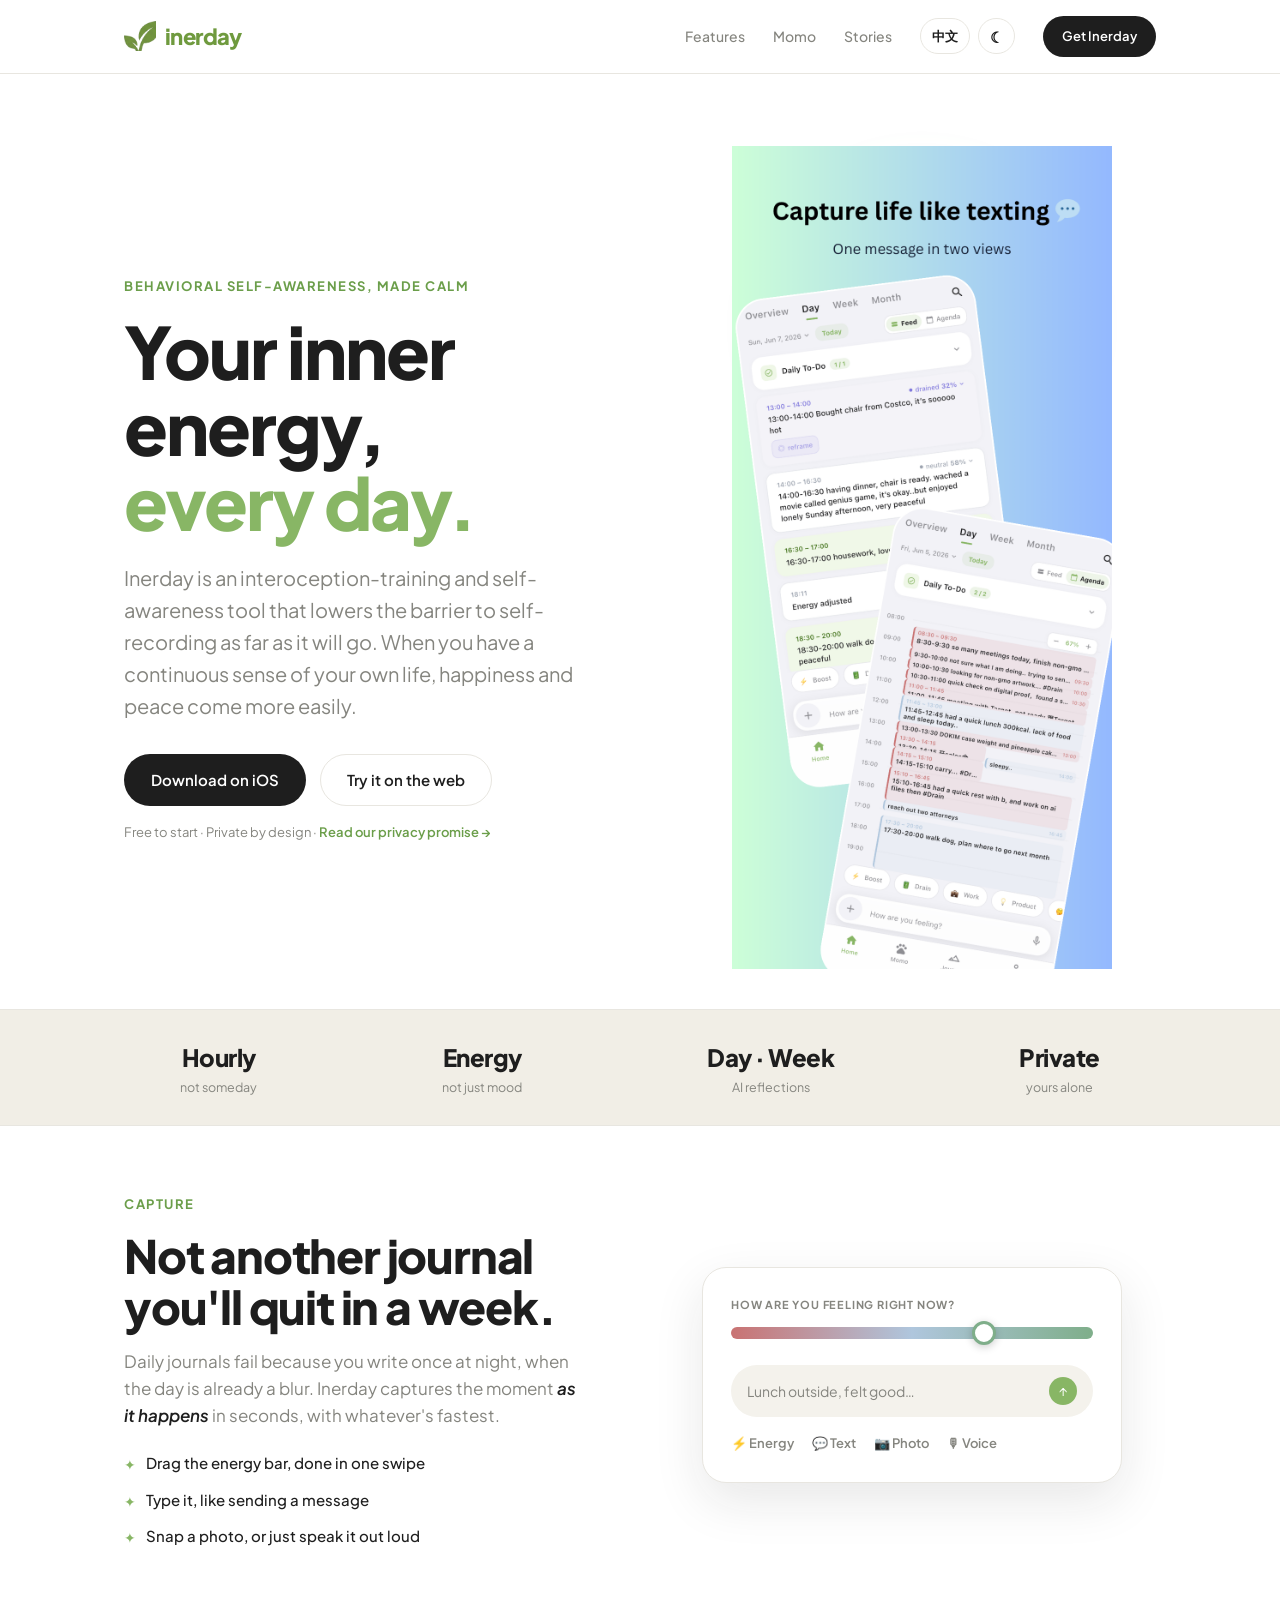
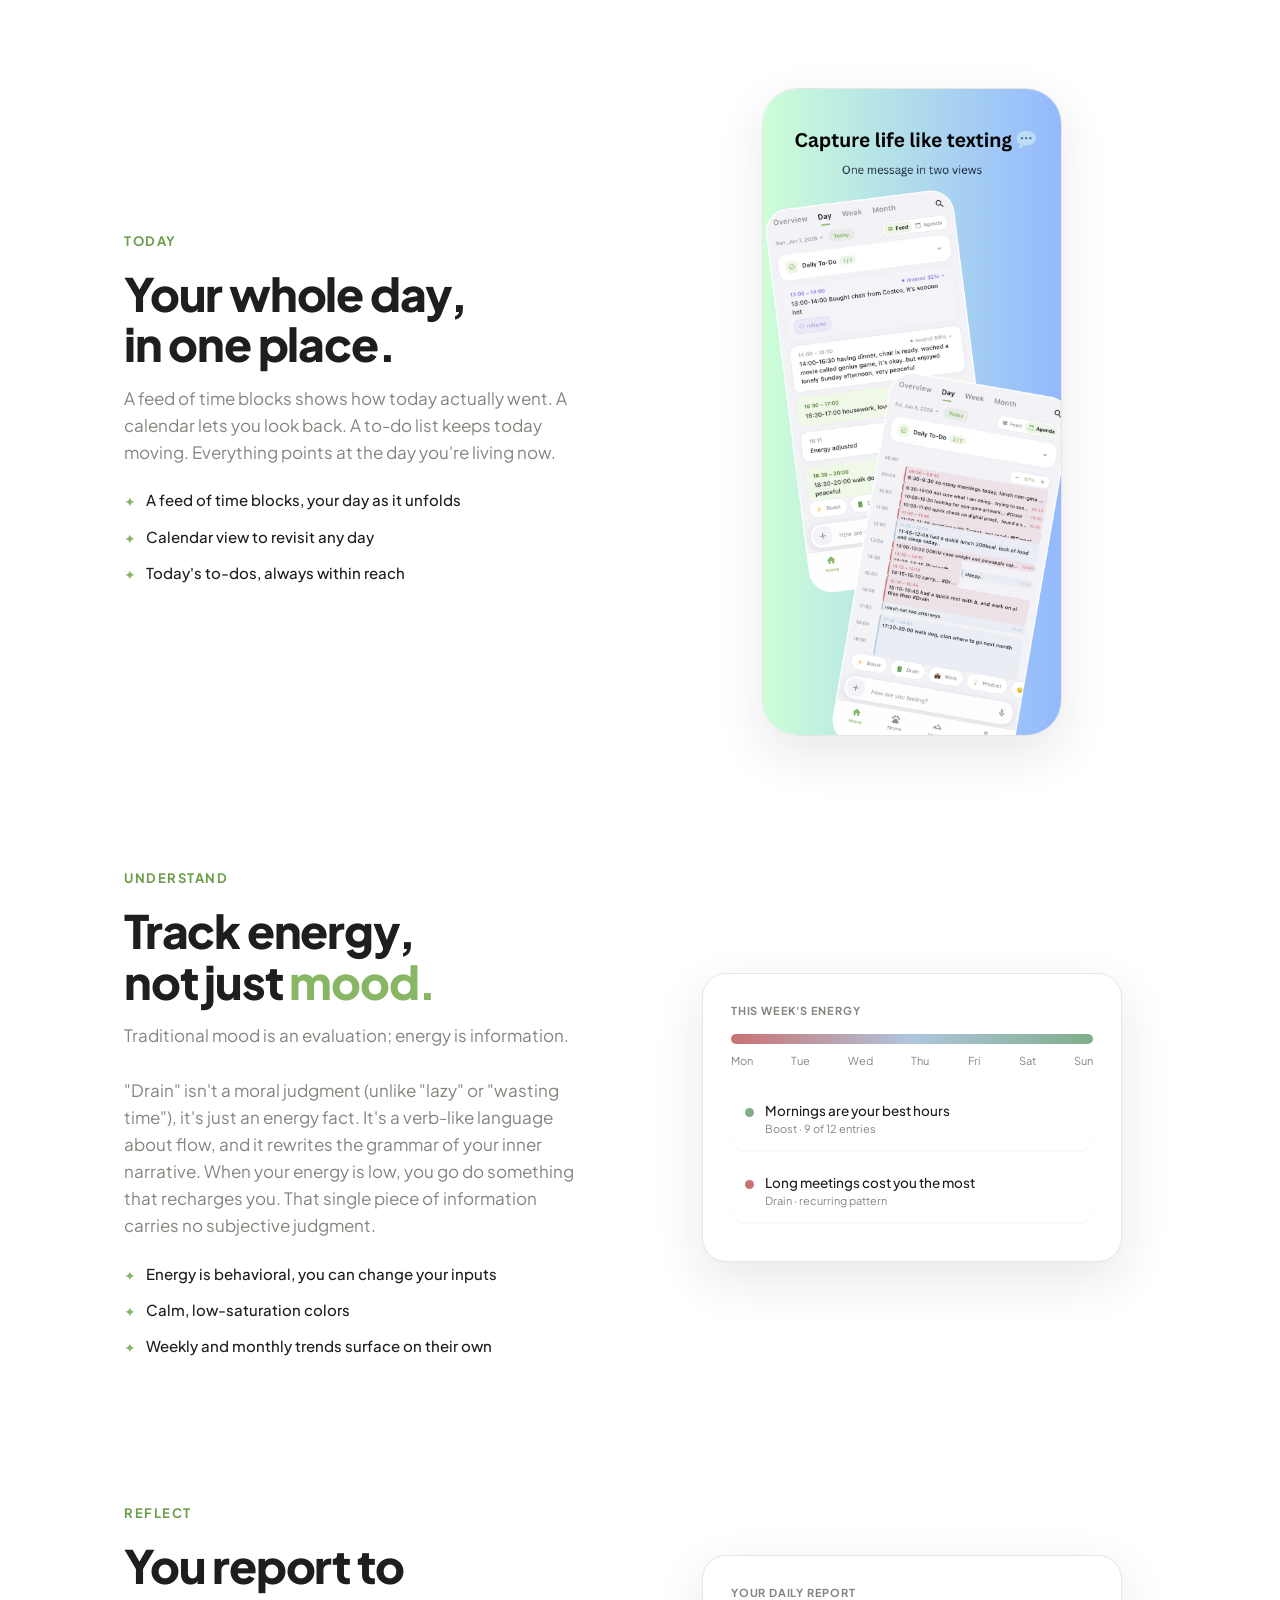
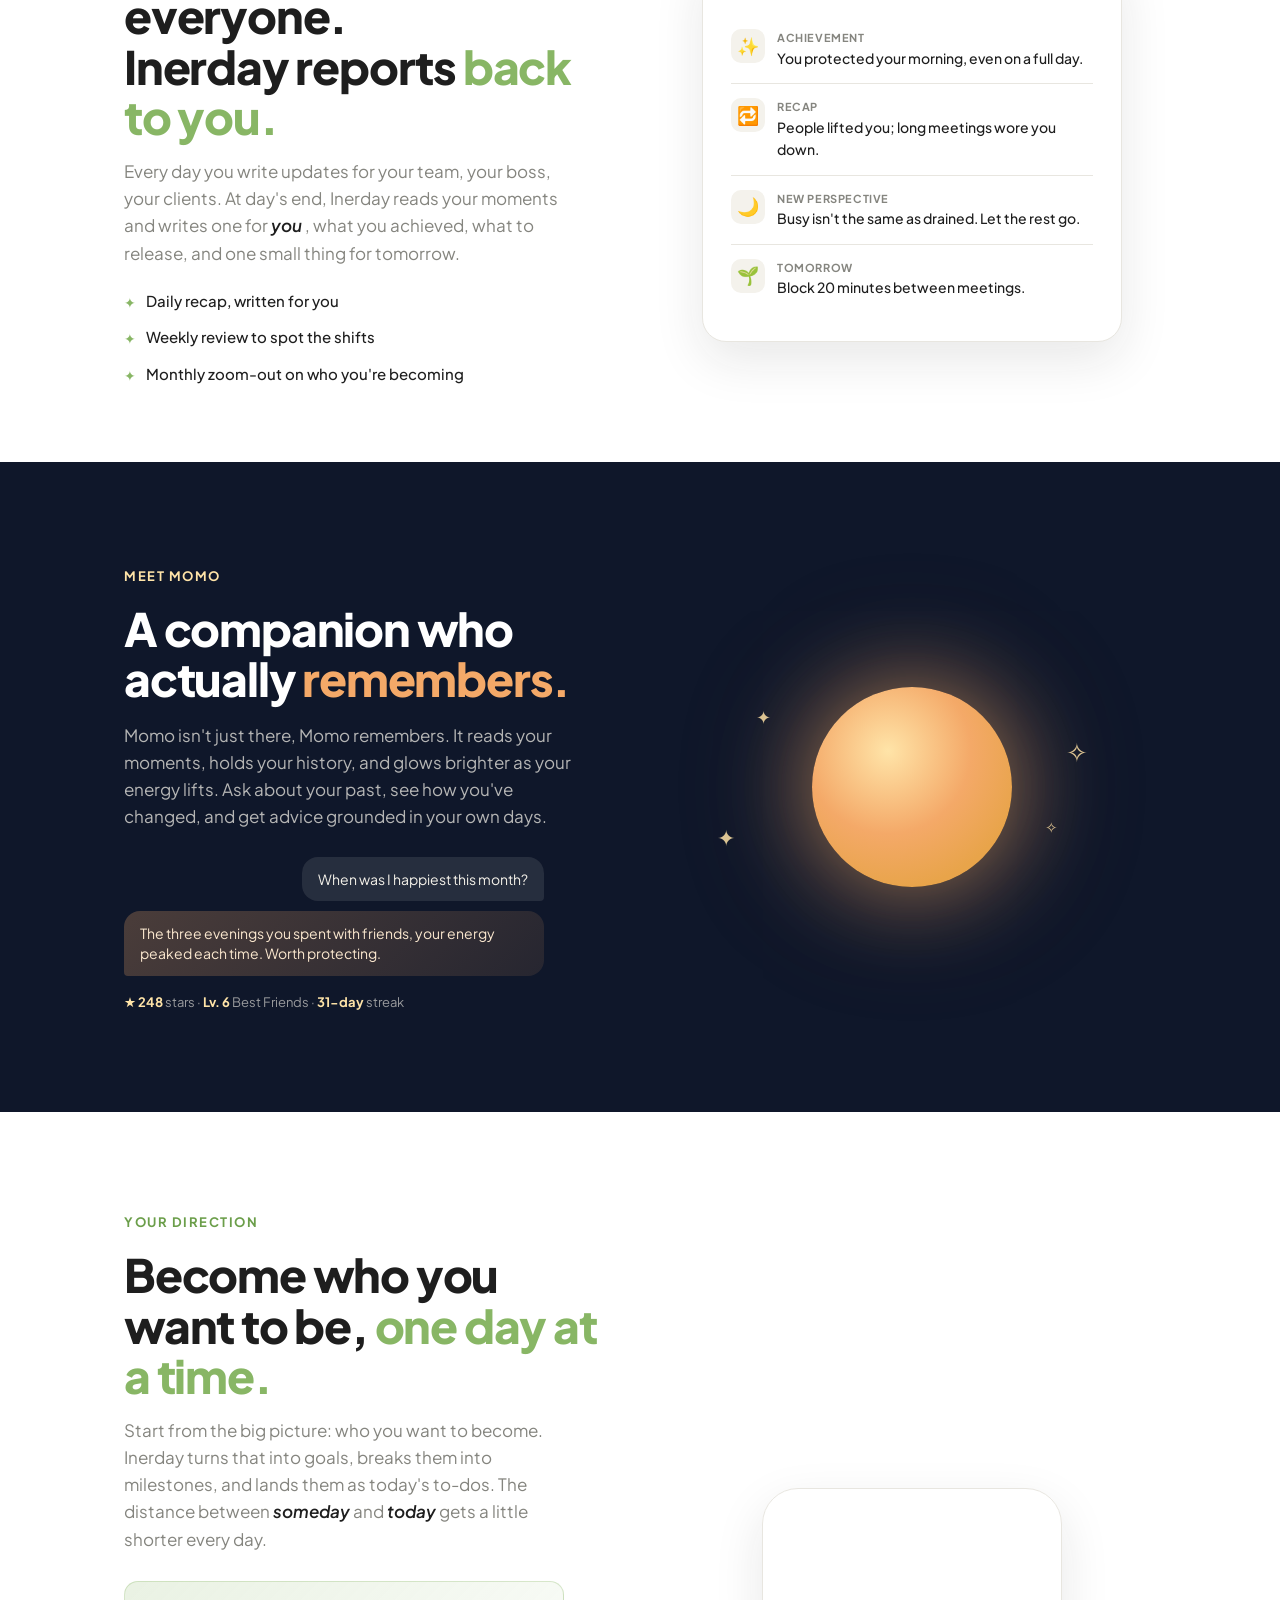
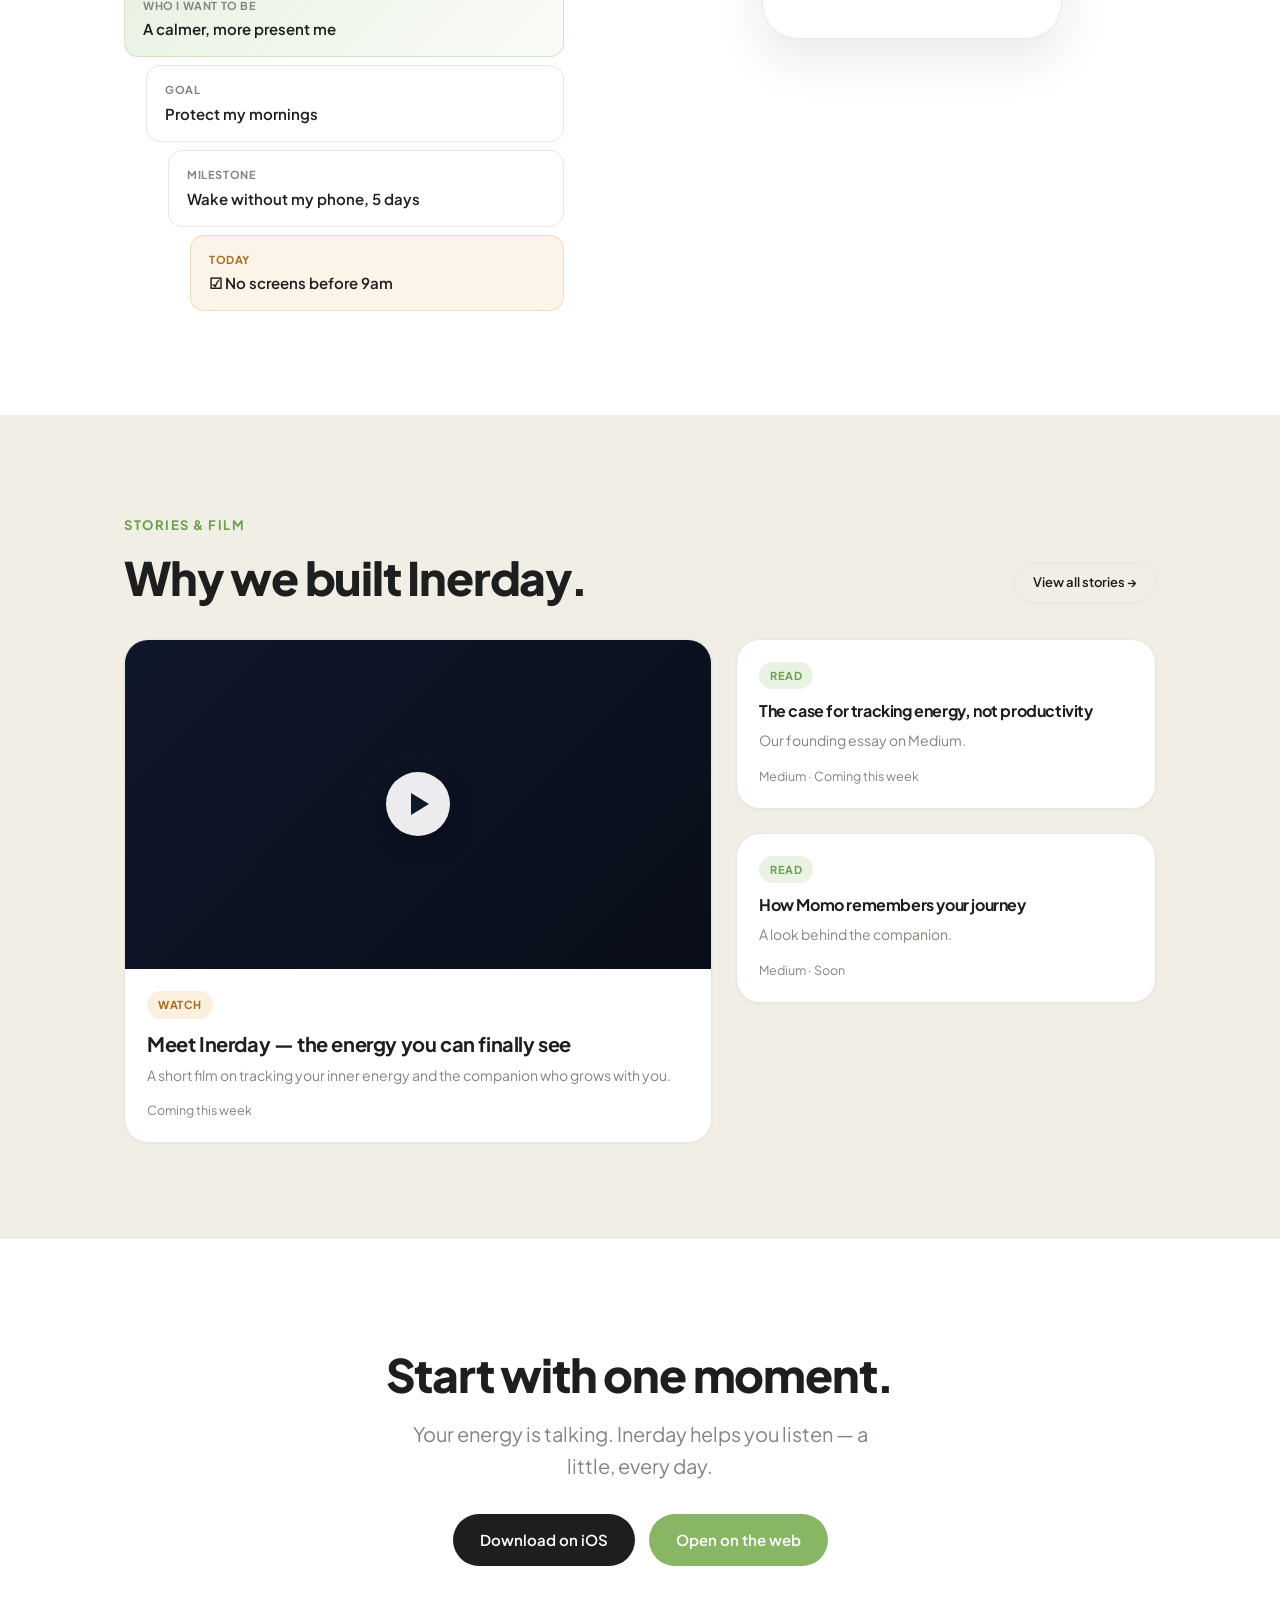
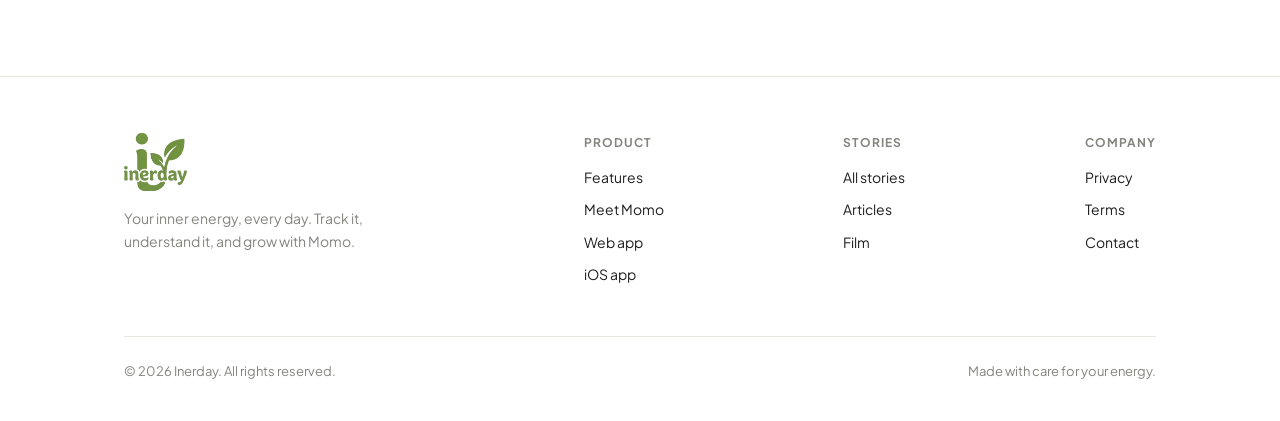
<file: index.html>
<!DOCTYPE html>
<html lang="en" data-theme="light" data-lang="en">
<head>
  <!-- Google tag (gtag.js) -->
  <script async src="https://www.googletagmanager.com/gtag/js?id=G-6G9H1LKFPY"></script>
  <script>
    window.dataLayer = window.dataLayer || [];
    function gtag(){dataLayer.push(arguments);}
    gtag('js', new Date());

    gtag('config', 'G-6G9H1LKFPY');
  </script>
  <meta charset="UTF-8">
  <meta name="viewport" content="width=device-width, initial-scale=1.0">
  <title>Inerday — Your inner energy, every day</title>
  <meta name="description" content="Inerday turns scattered moments into clarity. Capture your day by the hour, track energy not mood, get an AI report written for you, and grow alongside Momo, a companion who remembers.">
  <meta property="og:title" content="Inerday — Your inner energy, every day">
  <meta property="og:description" content="Capture by the hour, track energy, get an AI report written for you, and grow with Momo.">
  <meta property="og:type" content="website">
  <script>
    /* Set theme + language before paint to avoid a flash. */
    (function(){try{
      var t=localStorage.getItem('iner-theme')||'light';
      var l=localStorage.getItem('iner-lang')||'en';
      document.documentElement.setAttribute('data-theme',t);
      document.documentElement.setAttribute('data-lang',l);
    }catch(e){}})();
  </script>
  <link rel="icon" type="image/png" href="/assets/favicon.png">
  <link rel="apple-touch-icon" href="/assets/apple-touch-icon.png">
  <link rel="preconnect" href="https://fonts.googleapis.com">
  <link rel="preconnect" href="https://fonts.gstatic.com" crossorigin>
  <link href="https://fonts.googleapis.com/css2?family=Plus+Jakarta+Sans:wght@400;500;600;700;800&display=swap" rel="stylesheet">
  <link rel="stylesheet" href="/assets/site.css">
  <style>
    /* ---------- Hero ---------- */
    .hero { padding: 72px 0 40px; overflow: hidden; }
    .hero-grid {
      display: grid; grid-template-columns: 1.05fr 0.95fr; gap: 48px; align-items: center;
    }
    .hero-copy h1 { margin-bottom: 22px; }
    .hero-copy .lead { max-width: 480px; margin-bottom: 32px; }
    .hero-cta { display: flex; gap: 14px; flex-wrap: wrap; align-items: center; }
    .hero-note { font-size: 13px; color: var(--ink-soft); margin-top: 16px; }
    .hero-note a { color: var(--green-deep); text-decoration: none; font-weight: 600; }

    /* ---------- Phone mockup (always shows the app in its light look) ---------- */
    .phone-wrap { display: flex; justify-content: center; position: relative; }
    .phone-wrap::before {
      content: ""; position: absolute; width: 360px; height: 360px;
      background: radial-gradient(circle, rgba(136,182,101,0.30), transparent 68%);
      filter: blur(20px); z-index: 0;
    }
    .hero-shot { position: relative; z-index: 1; width: 100%; max-width: 380px; height: auto; }
    .phone {
      position: relative; z-index: 1;
      width: 300px; background: #fff; border-radius: 42px;
      padding: 12px; box-shadow: var(--shadow-lg);
      border: 1px solid var(--border);
    }
    .phone-screen {
      background: #F4F2EC; border-radius: 32px; padding: 22px 18px 26px;
      min-height: 560px;
    }
    .ps-greet { font-size: 13px; color: #85857F; }
    .ps-date { font-size: 20px; font-weight: 800; letter-spacing: -0.5px; margin: 2px 0 18px; color: #1E1E1E; }
    .ps-bar-label { font-size: 11px; font-weight: 700; letter-spacing: .8px; color: var(--ink-soft); text-transform: uppercase; margin-bottom: 8px; }
    .phone-screen .ps-bar-label { color: #85857F; }
    .ps-bar { height: 10px; border-radius: 999px; background: linear-gradient(90deg, var(--drain), var(--neutral), var(--boost)); margin-bottom: 22px; }
    .entry { background: #fff; border-radius: 16px; padding: 13px 14px; margin-bottom: 10px; display: flex; gap: 11px; align-items: flex-start; box-shadow: 0 1px 3px rgba(0,0,0,0.04); }
    .entry .dot { width: 9px; height: 9px; border-radius: 50%; margin-top: 6px; flex: none; }
    .dot.boost { background: var(--boost); }
    .dot.neutral { background: var(--neutral); }
    .dot.drain { background: var(--drain); }
    .entry .e-time { font-size: 11px; color: #85857F; }
    .entry .e-text { font-size: 13.5px; font-weight: 500; line-height: 1.35; color: #1E1E1E; }
    .ps-momo { margin-top: 16px; display: flex; align-items: center; gap: 10px; background: linear-gradient(135deg, #FFF4E2, #FFE9CC); border-radius: 16px; padding: 12px 14px; }
    .ps-momo .face { width: 34px; height: 34px; border-radius: 50%; background: radial-gradient(circle at 35% 30%, var(--momo-glow), var(--momo)); flex:none; box-shadow: 0 0 14px rgba(244,169,104,0.6); }
    .ps-momo .m-text { font-size: 12.5px; font-weight: 600; color: #8a5a1e; }

    /* ---------- Trust strip ---------- */
    .strip { border-top: 1px solid var(--border); border-bottom: 1px solid var(--border); background: var(--cream-deep); }
    .strip-inner { display: flex; justify-content: space-around; flex-wrap: wrap; gap: 24px; padding: 28px 0; text-align: center; }
    .strip-item .num { font-size: 24px; font-weight: 800; letter-spacing: -0.5px; }
    .strip-item .lbl { font-size: 12.5px; color: var(--ink-soft); }

    /* ---------- Feature rows ---------- */
    .frow { display: grid; grid-template-columns: 1fr 1fr; gap: 56px; align-items: center; padding: 64px 0; }
    .frow.flip .fr-visual { order: 2; }
    .fr-copy h2 { margin-bottom: 16px; }
    .fr-copy p { color: var(--ink-soft); font-size: 17px; max-width: 460px; }
    .fr-copy p em { font-style: italic; color: var(--ink); font-weight: 600; }
    .fr-list { list-style: none; margin-top: 22px; }
    .fr-list li { display: flex; gap: 10px; align-items: flex-start; margin-bottom: 12px; font-size: 15px; font-weight: 500; }
    .fr-list li::before { content: "✦"; color: var(--green); font-size: 14px; margin-top: 2px; }

    .fr-visual { display: flex; justify-content: center; }
    .vcard {
      width: 100%; max-width: 420px; border-radius: var(--radius);
      padding: 28px; box-shadow: var(--shadow-lg); border: 1px solid var(--border); background: var(--card);
    }
    .vcard-label { font-size: 11px; font-weight: 700; letter-spacing: .8px; color: var(--ink-soft); text-transform: uppercase; margin-bottom: 14px; }
    .fr-video { width: 100%; max-width: 300px; height: auto; border-radius: 36px; box-shadow: var(--shadow-lg); border: 1px solid var(--border); }

    /* energy tags visual */
    .tags { display: flex; flex-wrap: wrap; gap: 10px; }
    .tag { padding: 9px 15px; border-radius: 999px; font-size: 14px; font-weight: 600; }
    .tag.boost { background: rgba(127,174,138,0.16); color: #3f7556; }
    .tag.neutral { background: rgba(175,198,221,0.20); color: #486583; }
    .tag.drain { background: rgba(201,114,114,0.16); color: #9c4747; }

    /* capture compose visual */
    .compose .bar-track { position: relative; height: 12px; border-radius: 999px; background: linear-gradient(90deg, var(--drain), var(--neutral), var(--boost)); margin: 6px 0 26px; }
    .compose .knob { position: absolute; top: 50%; left: 70%; width: 24px; height: 24px; border-radius: 50%; background: #fff; border: 3px solid var(--boost); transform: translate(-50%,-50%); box-shadow: 0 2px 8px rgba(0,0,0,0.2); }
    .compose .field { display: flex; align-items: center; gap: 10px; background: var(--cream); border-radius: 999px; padding: 12px 16px; font-size: 14px; color: var(--ink-soft); }
    .compose .field .send { margin-left: auto; width: 28px; height: 28px; border-radius: 50%; background: var(--green); color: #fff; display: flex; align-items: center; justify-content: center; font-size: 13px; }
    .compose .ins { display: flex; gap: 18px; margin-top: 16px; color: var(--ink-soft); font-size: 13px; font-weight: 600; }
    .compose .ins span { display: flex; align-items: center; gap: 6px; }

    /* today visual */
    .tc-week { display: flex; justify-content: space-between; margin-bottom: 18px; }
    .tc-day { width: 32px; text-align: center; font-size: 12px; color: var(--ink-soft); padding: 6px 0; }
    .tc-day.on { background: var(--green); color: #fff; border-radius: 9px; font-weight: 700; }
    .tblock { display: flex; gap: 10px; margin-bottom: 9px; }
    .tblock .tb-time { font-size: 11px; color: var(--ink-soft); width: 44px; flex: none; padding-top: 9px; }
    .tblock .tb-body { flex: 1; background: var(--cream); border-radius: 12px; padding: 9px 12px; font-size: 13.5px; font-weight: 500; border-left: 3px solid var(--boost); }
    .tblock.n .tb-body { border-left-color: var(--neutral); }
    .tblock.d .tb-body { border-left-color: var(--drain); }
    .tc-todo { margin-top: 16px; padding-top: 14px; border-top: 1px solid var(--border); }
    .tc-todo .tt-label { font-size: 11px; font-weight: 700; letter-spacing: .6px; text-transform: uppercase; color: var(--ink-soft); margin-bottom: 10px; }
    .tc-row { display: flex; align-items: center; gap: 10px; font-size: 14px; margin-bottom: 8px; }
    .tc-check { width: 20px; height: 20px; border-radius: 6px; border: 2px solid var(--green); display: flex; align-items: center; justify-content: center; color: #fff; font-size: 12px; flex: none; }
    .tc-check.done { background: var(--green); }
    .tc-row.done span { color: var(--ink-soft); text-decoration: line-through; }

    /* report card */
    .rep-row { display: flex; gap: 12px; align-items: flex-start; padding: 14px 0; border-bottom: 1px solid var(--border); }
    .rep-row:last-child { border-bottom: none; }
    .rep-ico { width: 34px; height: 34px; border-radius: 10px; display: flex; align-items: center; justify-content: center; font-size: 18px; flex: none; background: var(--cream); }
    .rep-row .t { font-size: 11px; font-weight: 700; letter-spacing: .6px; text-transform: uppercase; color: var(--ink-soft); }
    .rep-row .d { font-size: 14px; font-weight: 500; }

    /* ---------- Momo dark moment ---------- */
    .momo-night { background: var(--navy); color: var(--ink-white); overflow: hidden; }
    [data-theme="dark"] .momo-night { background: #111A30; }
    .momo-night .container { padding-top: 100px; padding-bottom: 100px; }
    .mn-grid { display: grid; grid-template-columns: 1fr 1fr; gap: 56px; align-items: center; }
    .mn-copy .eyebrow { color: var(--gold); }
    .mn-copy h2 { color: #fff; margin-bottom: 18px; }
    .mn-copy h2 .accent-o { color: var(--momo-glow); }
    .mn-copy p { color: rgba(245,242,234,0.72); font-size: 17px; max-width: 460px; }
    .momo-chat { margin: 26px 0 6px; display: flex; flex-direction: column; gap: 10px; max-width: 420px; }
    .mbubble { padding: 12px 16px; border-radius: 16px; font-size: 14px; line-height: 1.45; }
    .mbubble.you { align-self: flex-end; background: rgba(245,242,234,0.10); color: var(--ink-white); border-bottom-right-radius: 4px; }
    .mbubble.momo { align-self: flex-start; background: linear-gradient(135deg, rgba(244,169,104,0.26), rgba(244,169,104,0.10)); color: #FBE8CF; border-bottom-left-radius: 4px; }
    .mn-statline { font-size: 13px; color: rgba(245,242,234,0.6); margin-top: 16px; }
    .mn-statline b { color: var(--gold); font-weight: 700; }
    .momo-orb-wrap { display: flex; justify-content: center; position: relative; }
    .momo-orb {
      width: 200px; height: 200px; border-radius: 50%;
      background: radial-gradient(circle at 38% 32%, var(--gold), var(--momo-glow) 45%, var(--momo) 75%);
      box-shadow: 0 0 90px rgba(244,169,104,0.55), 0 0 140px rgba(244,169,104,0.25);
      position: relative; z-index: 1;
    }
    .star { position: absolute; color: var(--gold); opacity: .85; }
    .s1 { top: 8%; left: 18%; font-size: 18px; }
    .s2 { top: 22%; right: 14%; font-size: 26px; }
    .s3 { bottom: 16%; left: 10%; font-size: 22px; }
    .s4 { bottom: 24%; right: 20%; font-size: 15px; }

    /* ---------- Goals ladder ---------- */
    .ladder { width: 100%; max-width: 440px; }
    .rung { border-radius: 14px; padding: 15px 18px; margin-bottom: 8px; border: 1px solid var(--border); }
    .rung .rk { font-size: 11px; font-weight: 700; letter-spacing: .6px; text-transform: uppercase; color: var(--ink-soft); margin-bottom: 3px; }
    .rung .rv { font-size: 15px; font-weight: 600; }
    .rung.r1 { background: linear-gradient(135deg, rgba(136,182,101,0.18), rgba(136,182,101,0.05)); border-color: rgba(136,182,101,0.30); }
    .rung.r2 { margin-left: 22px; background: var(--card); }
    .rung.r3 { margin-left: 44px; background: var(--card); }
    .rung.r4 { margin-left: 66px; background: rgba(232,164,74,0.12); border-color: rgba(232,164,74,0.3); }
    .rung.r4 .rk { color: #a86a1e; }

    /* ---------- Stories preview ---------- */
    .stories { background: var(--cream-deep); }
    .stories-head { display: flex; justify-content: space-between; align-items: flex-end; flex-wrap: wrap; gap: 16px; margin-bottom: 36px; }
    .stories-grid { display: grid; grid-template-columns: 1.4fr 1fr; gap: 24px; }
    .scard { background: var(--card); border-radius: var(--radius); overflow: hidden; border: 1px solid var(--border); box-shadow: var(--shadow); text-decoration: none; color: inherit; display: flex; flex-direction: column; transition: transform .2s, box-shadow .2s; }
    .scard:hover { transform: translateY(-4px); box-shadow: var(--shadow-lg); }
    .scard .thumb { aspect-ratio: 16/9; display: flex; align-items: center; justify-content: center; position: relative; }
    .thumb.video { background: linear-gradient(135deg, var(--navy), var(--navy-deep)); }
    .thumb.article { background: linear-gradient(135deg, var(--green-light), var(--green)); }
    .play { width: 64px; height: 64px; border-radius: 50%; background: rgba(255,255,255,0.92); display: flex; align-items: center; justify-content: center; box-shadow: 0 8px 24px rgba(0,0,0,0.25); }
    .play::after { content: ""; border-left: 18px solid var(--navy); border-top: 11px solid transparent; border-bottom: 11px solid transparent; margin-left: 5px; }
    .scard .body { padding: 22px; flex: 1; display: flex; flex-direction: column; }
    .pill { align-self: flex-start; font-size: 11px; font-weight: 700; letter-spacing: .6px; text-transform: uppercase; padding: 5px 11px; border-radius: 999px; margin-bottom: 12px; }
    .pill.video { background: rgba(232,164,74,0.18); color: #a86a1e; }
    .pill.article { background: rgba(136,182,101,0.18); color: var(--green-deep); }
    .scard h3 { font-size: 20px; font-weight: 700; line-height: 1.25; margin-bottom: 8px; letter-spacing: -0.4px; }
    .scard.small h3 { font-size: 16px; }
    .scard p { color: var(--ink-soft); font-size: 14px; }
    .scard .meta { margin-top: auto; padding-top: 14px; font-size: 12.5px; color: var(--ink-soft); }
    .stories-side { display: flex; flex-direction: column; gap: 24px; }

    /* ---------- Final CTA ---------- */
    .cta-final { text-align: center; padding: 110px 0; }
    .cta-final .face-lg { width: 76px; height: 76px; border-radius: 50%; background: radial-gradient(circle at 35% 30%, var(--gold), var(--momo-glow), var(--momo)); margin: 0 auto 26px; box-shadow: 0 0 40px rgba(244,169,104,0.5); }
    .cta-final h2 { margin-bottom: 18px; }
    .cta-final .lead { max-width: 480px; margin: 0 auto 32px; }

    @media (max-width: 860px) {
      .hero-grid, .frow, .frow.flip, .mn-grid, .stories-grid { grid-template-columns: 1fr; gap: 36px; }
      .frow.flip .fr-visual { order: 0; }
      .hero { padding: 40px 0 20px; }
      .fr-visual { order: 2; }
      .momo-orb-wrap { order: -1; }
      .rung.r2 { margin-left: 14px; } .rung.r3 { margin-left: 28px; } .rung.r4 { margin-left: 42px; }
    }
  </style>
</head>
<body>

  <!-- NAV -->
  <header class="nav">
    <div class="nav-inner">
      <a href="/" class="logo" aria-label="Inerday"><img src="/assets/logo-mark.png" alt="" class="logo-mark"><span class="logo-word">inerday</span></a> 
      <nav class="nav-links">
        <a href="#features" class="nav-link" data-en="Features" data-zh="功能">Features</a>
        <a href="#momo" class="nav-link" data-en="Momo" data-zh="Momo">宠物</a>
        <a href="/stories.html" class="nav-link" data-en="Stories" data-zh="故事">Stories</a>
        <span class="nav-ctrls">
          <button id="langToggle" class="icon-btn" type="button" aria-label="Switch language"><span data-lang-label>中文</span></button>
          <button id="themeToggle" class="icon-btn" type="button" aria-label="Toggle light/dark"><span data-theme-icon>☾</span></button>
        </span>
        <a href="#download" class="btn btn-primary btn-sm" data-en="Get Inerday" data-zh="获取 Inerday">Get Inerday</a>
      </nav>
    </div>
  </header>

  <!-- HERO -->
  <section class="hero">
    <div class="container hero-grid">
      <div class="hero-copy">
        <span class="eyebrow" data-en="Behavioral self-awareness, made calm" data-zh="建立对自己能量状态的清晰感知">Behavioral self-awareness, made calm</span>
        <h1 data-en="Your inner energy,<br><span class=&quot;accent&quot;>every day.</span>" data-zh="专注内在能量，<br><span class=&quot;accent&quot;>每一天都更了解自己。</span>">Your inner energy,<br><span class="accent">every day.</span></h1>
        <p class="lead" data-en="Inerday is an interoception-training and self-awareness tool that lowers the barrier to self-recording as far as it will go. When you have a continuous sense of your own life, happiness and peace come more easily." data-zh="Inerday 是一个内感受训练和自我觉察的工具，旨在把自我记录的门槛降到最低。当你对生活有连续的感知时，你会更容易感到平静和幸福。">Inerday is an interoception-training and self-awareness tool that lowers the barrier to self-recording as far as it will go. When you have a continuous sense of your own life, happiness and peace come more easily.</p>
        <div class="hero-cta">
          <a href="https://apps.apple.com/us/app/inerday/id6762293197" class="btn btn-primary" data-en="Download on iOS" data-zh="下载 iOS 版">Download on iOS</a>
          <a href="https://app.inerday.com" class="btn btn-ghost" data-en="Try it on the web" data-zh="网页版试用">Try it on the web</a>
        </div>
        <p class="hero-note" data-en="Free to start · Private by design · <a href=&quot;/privacy.html&quot;>Read our privacy promise →</a>" data-zh="免费开始 · 隐私优先 · <a href=&quot;/privacy.html&quot;>阅读我们的隐私承诺 →</a>">Free to start · Private by design · <a href="/privacy.html">Read our privacy promise →</a></p>
      </div>

      <div class="phone-wrap">
        <img src="/assets/hero-capture.png" class="hero-shot" alt="Inerday — capture life like texting, one message in two views" width="905" height="1934">
      </div>
    </div>
  </section>

  <!-- TRUST STRIP -->
  <div class="strip">
    <div class="container strip-inner">
      <div class="strip-item"><div class="num" data-en="Hourly" data-zh="每小时">Hourly</div><div class="lbl" data-en="not someday" data-zh="而不是改天">not someday</div></div>
      <div class="strip-item"><div class="num" data-en="Energy" data-zh="能量">Energy</div><div class="lbl" data-en="not just mood" data-zh="不只是心情">not just mood</div></div>
      <div class="strip-item"><div class="num" data-en="Day · Week" data-zh="日 · 周">Day · Week</div><div class="lbl" data-en="AI reflections" data-zh="AI 复盘">AI reflections</div></div>
      <div class="strip-item"><div class="num" data-en="Private" data-zh="私密">Private</div><div class="lbl" data-en="yours alone" data-zh="只属于你">yours alone</div></div>
    </div>
  </div>

  <!-- FEATURES -->
  <div id="features"></div>
  <section class="container">

    <!-- Feature 1: Capture (hourly, not someday) -->
    <div class="frow">
      <div class="fr-copy">
        <span class="eyebrow" data-en="Capture" data-zh="记录">Capture</span>
        <h2 data-en="Not another journal<br>you'll quit in a week." data-zh="不是又一个<br>你一周后就弃坑的日记。">Not another journal<br>you'll quit in a week.</h2>
        <p data-en="Daily journals fail because you write once at night, when the day is already a blur. Inerday captures the moment <em>as it happens</em> in seconds, with whatever's fastest." data-zh="普通日记之所以坚持不下来，是因为你只在睡前写一次，而那时一天早已模糊。Inerday 在<em>当下</em>用几秒钟记录，用最快的方式捕捉。">Daily journals fail because you write once at night, when the day is already a blur. Inerday captures the moment <em>as it happens</em> in seconds, with whatever's fastest.</p>
        <ul class="fr-list">
          <li data-en="Drag the energy bar, done in one swipe" data-zh="拖一下能量，一划即可">Drag the energy bar — done in one swipe</li>
          <li data-en="Type it, like sending a message" data-zh="就像发条消息般记录">Type it, like sending a message</li>
          <li data-en="Snap a photo, or just speak it out loud" data-zh="拍张照，或直接语音输入">Snap a photo, or just say it</li>
        </ul>
      </div>
      <div class="fr-visual">
        <div class="vcard compose">
          <div class="vcard-label" data-en="How are you feeling right now?" data-zh="你现在感觉如何？">How are you feeling right now?</div>
          <div class="bar-track"><span class="knob"></span></div>
          <div class="field">
            <span data-en="Lunch outside, felt good…" data-zh="出去吃了午饭，感觉不错…">Lunch outside, felt good…</span>
            <span class="send">↑</span>
          </div>
          <div class="ins">
            <span data-en="⚡ Energy" data-zh="⚡ 能量">⚡ Energy</span>
            <span data-en="💬 Text" data-zh="💬 文字">💬 Text</span>
            <span data-en="📷 Photo" data-zh="📷 照片">📷 Photo</span>
            <span data-en="🎙 Voice" data-zh="🎙 语音">🎙 Voice</span>
          </div>
        </div>
      </div>
    </div>

    <!-- Feature 2: Today / Day view -->
    <div class="frow flip">
      <div class="fr-copy">
        <span class="eyebrow" data-en="Today" data-zh="今天">Today</span>
        <h2 data-en="Your whole day,<br>in one place." data-zh="你的一整天，<br>都在这里。">Your whole day,<br>in one place.</h2>
        <p data-en="A feed of time blocks shows how today actually went. A calendar lets you look back. A to-do list keeps today moving. Everything points at the day you're living now." data-zh="时间块组成的 feed 还原今天真实的样子，日历让你回看任意一天，待办清单推动今天向前。一切都聚焦在你唯一拥有的今天。">A feed of time blocks shows how today actually went. A calendar lets you look back. A to-do list keeps today moving. Everything points at the day you're living now.</p>
        <ul class="fr-list">
          <li data-en="A feed of time blocks, your day as it unfolds" data-zh="时间块, 你的一天如其所是">A feed of time blocks, your day as it unfolds</li>
          <li data-en="Calendar view to revisit any day" data-zh="日历视图回看任意一天">Calendar view to revisit any day</li>
          <li data-en="Today's to-dos, always within reach" data-zh="今天的待办随手可及">Today's to-dos, always within reach</li>
        </ul>
      </div>

      <div class="fr-visual">
        <video class="fr-video" autoplay loop muted playsinline poster="/assets/hero-capture.png" aria-label="Your whole day, in one place">
          <source src="/assets/hero-capture.mp4" type="video/mp4">
        </video>
      </div>
    </div>

    <!-- Feature 3: Understand (energy, not mood) -->
    <div class="frow">
      <div class="fr-copy">
        <span class="eyebrow" data-en="Understand" data-zh="理解">Understand</span>
        <h2 data-en="Track energy,<br>not just <span class=&quot;accent&quot;>mood.</span>" data-zh="追踪能量，<br>而不只是<span class=&quot;accent&quot;>心情。</span>">Track energy,<br>not just <span class="accent">mood.</span></h2>
        <p data-en="Traditional mood is an evaluation; energy is information.<br><br>&quot;Drain&quot; isn't a moral judgment (unlike &quot;lazy&quot; or &quot;wasting time&quot;), it's just an energy fact. It's a verb-like language about flow, and it rewrites the grammar of your inner narrative. When your energy is low, you go do something that recharges you. That single piece of information carries no subjective judgment." data-zh="传统的情绪记录是一种评价，而能量是一种信息。<br><br>低能量只是一个能量事实。它是动词性的、关于流向的语言，它在潜移默化地重塑你内在叙事的语法。当你能量低的时候，就去做充电的事情。这是一个信息，没有任何主观的评判。">Traditional mood is an evaluation; energy is information.<br><br>"Drain" isn't a moral judgment (unlike "lazy" or "wasting time"), it's just an energy fact. It's a verb-like language about flow, and it rewrites the grammar of your inner narrative. When your energy is low, you go do something that recharges you. That single piece of information carries no subjective judgment.</p>
        <ul class="fr-list">
          <li data-en="Energy is behavioral, you can change your inputs" data-zh="能量是行为性的, 你能改变自己的输入">Energy is behavioral, you can change your inputs</li>
          <li data-en="Calm, low-saturation colors" data-zh="克制低饱和的配色">Calm, low-saturation colors, never a grade</li>
          <li data-en="Weekly and monthly trends surface on their own" data-zh="每周每月趋势随之浮现">Weekly and monthly trends surface on their own</li>
        </ul>
      </div>
      <div class="fr-visual">
        <div class="vcard">
          <div class="vcard-label" data-en="This week's energy" data-zh="本周能量">This week's energy</div>
          <div class="ps-bar" style="margin-bottom:8px;"></div>
          <div style="display:flex;justify-content:space-between;font-size:11px;color:var(--ink-soft);margin-bottom:20px;">
            <span data-en="Mon" data-zh="一">Mon</span><span data-en="Tue" data-zh="二">Tue</span><span data-en="Wed" data-zh="三">Wed</span><span data-en="Thu" data-zh="四">Thu</span><span data-en="Fri" data-zh="五">Fri</span><span data-en="Sat" data-zh="六">Sat</span><span data-en="Sun" data-zh="日">Sun</span>
          </div>
          <div class="entry"><span class="dot boost"></span><div><div class="e-text" data-en="Mornings are your best hours" data-zh="早晨是你状态最好的时候">Mornings are your best hours</div><div class="e-time" data-en="Boost · 9 of 12 entries" data-zh="充电 · 12 条中 9 条">Boost · 9 of 12 entries</div></div></div>
          <div class="entry"><span class="dot drain"></span><div><div class="e-text" data-en="Long meetings cost you the most" data-zh="冗长的会议最消耗你">Long meetings cost you the most</div><div class="e-time" data-en="Drain · recurring pattern" data-zh="消耗 · 反复出现">Drain · recurring pattern</div></div></div>
        </div>
      </div>
    </div>

    <!-- Feature 4: Reflect (report back to you) -->
    <div class="frow flip">

      <div class="fr-copy">
        <span class="eyebrow" data-en="Reflect" data-zh="反思">Reflect</span>
        <h2 data-en="You report to everyone.<br>Inerday reports <span class=&quot;accent&quot;>back to you.</span>" data-zh="你向所有人汇报。<br>Inerday 终于<span class=&quot;accent&quot;>向你汇报。</span>">You report to everyone.<br>Inerday reports <span class="accent">back to you.</span></h2>
        <p data-en="Every day you write updates for your team, your boss, your clients. At day's end, Inerday reads your moments and writes one for <em>you</em> , what you achieved, what to release, and one small thing for tomorrow." data-zh="你每天为团队、老板、客户写汇报。一天结束时，Inerday 为<em>你</em>写一份独属于你的报告，今天完成了什么、该放下什么，以及明天可以完成的一件小事。">Every day you write updates for your team, your boss, your clients. At day's end, Inerday reads your moments and writes one for <em>you</em> , what you achieved, what to release, and one small thing for tomorrow.</p>
        <ul class="fr-list">
          <li data-en="Daily recap, written for you" data-zh="每日复盘，为你而写">Daily recap, written for you</li>
          <li data-en="Weekly review to spot the shifts" data-zh="每周回顾，看清变化">Weekly review to spot the shifts</li>
          <li data-en="Monthly zoom-out on who you're becoming" data-zh="每月趋势，看清你正在成为谁">Monthly zoom-out on who you're becoming</li>
        </ul>
      </div>

      <div class="fr-visual">
        <div class="vcard">
          <div class="vcard-label" data-en="Your Daily Report" data-zh="你的每日报告">Your Daily Report</div>
          <div class="rep-row"><div class="rep-ico">✨</div><div><div class="t" data-en="Achievement" data-zh="成就">Achievement</div><div class="d" data-en="You protected your morning, even on a full day." data-zh="即使忙碌，你也守住了自己的早晨。">You protected your morning, even on a full day.</div></div></div>
          <div class="rep-row"><div class="rep-ico">🔁</div><div><div class="t" data-en="Recap" data-zh="复盘">Recap</div><div class="d" data-en="People lifted you; long meetings wore you down." data-zh="人让你充电；冗长的会议消耗了你。">People lifted you; long meetings wore you down.</div></div></div>
          <div class="rep-row"><div class="rep-ico">🌙</div><div><div class="t" data-en="New perspective" data-zh="新视角">New perspective</div><div class="d" data-en="Busy isn't the same as drained. Let the rest go." data-zh="忙碌不等于被掏空。其余的，放下吧。">Busy isn't the same as drained. Let the rest go.</div></div></div>
          <div class="rep-row"><div class="rep-ico">🌱</div><div><div class="t" data-en="Tomorrow" data-zh="明天">Tomorrow</div><div class="d" data-en="Block 20 minutes between meetings." data-zh="在会议之间留出 20 分钟。">Block 20 minutes between meetings.</div></div></div>
        </div>
      </div>

    </div>

  </section>

  <!-- MOMO NIGHT MOMENT -->
  <section class="momo-night" id="momo">
    <div class="container">
      <div class="mn-grid">
        <div class="mn-copy">
          <span class="eyebrow" data-en="Meet Momo" data-zh="认识 Momo">Meet Momo</span>
          <h2 data-en="A companion who<br>actually <span class=&quot;accent-o&quot;>remembers.</span>" data-zh="一个真正<span class=&quot;accent-o&quot;>记得你</span>的伙伴。">A companion who<br>actually <span class="accent-o">remembers.</span></h2>
          <p data-en="Momo isn't just there, Momo remembers. It reads your moments, holds your history, and glows brighter as your energy lifts. Ask about your past, see how you've changed, and get advice grounded in your own days." data-zh="Momo不只陪着你，Momo记得所有。它读懂你的记录，记住你的过往，并随你的能量上升而更明亮。问问你的过去，看看你如何改变，得到基于你自己记录的建议。">Momo isn't just there, Momo remembers. It reads your moments, holds your history, and glows brighter as your energy lifts. Ask about your past, see how you've changed, and get advice grounded in your own days.</p>
          <div class="momo-chat">
            <div class="mbubble you" data-en="When was I happiest this month?" data-zh="我这个月哪几天最开心？">When was I happiest this month?</div>
            <div class="mbubble momo" data-en="The three evenings you spent with friends, your energy peaked each time. Worth protecting." data-zh="你和朋友相处的那三个晚上, 每次你的能量都达到了高峰。值得守护。">The three evenings you spent with friends — your energy peaked each time. Worth protecting.</div>
          </div>
          <div class="mn-statline" data-en="<b>★ 248</b> stars · <b>Lv. 6</b> Best Friends · <b>31-day</b> streak" data-zh="<b>★ 248</b> 星星 · <b>Lv. 6</b> 最好的朋友 · <b>31 天</b>连续">★ 248 stars · Lv. 6 Best Friends · 31-day streak</div>
        </div>
        <div class="momo-orb-wrap">
          <span class="star s1">✦</span>
          <span class="star s2">✧</span>
          <span class="star s3">✦</span>
          <span class="star s4">✧</span>
          <div class="momo-orb"></div>
        </div>
      </div>
    </div>
  </section>

  <!-- GOALS: become who you want to be -->
  <section class="section-pad">
    <div class="container">
      <div class="frow" style="padding:0;">
        <div class="fr-copy">
          <span class="eyebrow" data-en="Your direction" data-zh="你的方向">Your direction</span>
          <h2 data-en="Become who you want to be, <span class=&quot;accent&quot;>one day at a time.</span>" data-zh="成为你想成为的样子，<span class=&quot;accent&quot;>每天一小步。</span>">Become who you want to be, <span class="accent">one day at a time.</span></h2>
          <p data-en="Start from the big picture: who you want to become. Inerday turns that into goals, breaks them into milestones, and lands them as today's to-dos. The distance between <em>someday</em> and <em>today</em> gets a little shorter every day." data-zh="从大方向开始：你想成为谁。Inerday 把它变成目标，拆成里程碑，再落成今天的待办。「<em>某一天</em>」和「<em>今天</em>」之间的距离，每天都近一点。">Start from the big picture: who you want to become. Inerday turns that into goals, breaks them into milestones, and lands them as today's to-dos. The distance between <em>someday</em> and <em>today</em> gets a little shorter every day.</p>
          <div class="ladder" style="margin-top:28px;">
            <div class="rung r1"><div class="rk" data-en="Who I want to be" data-zh="我想成为的样子">Who I want to be</div><div class="rv" data-en="A calmer, more present me" data-zh="更平静、更专注当下的我">A calmer, more present me</div></div>
            <div class="rung r2"><div class="rk" data-en="Goal" data-zh="目标">Goal</div><div class="rv" data-en="Protect my mornings" data-zh="守住我的早晨">Protect my mornings</div></div>
            <div class="rung r3"><div class="rk" data-en="Milestone" data-zh="里程碑">Milestone</div><div class="rv" data-en="Wake without my phone, 5 days" data-zh="连续 5 天不碰手机起床">Wake without my phone, 5 days</div></div>
            <div class="rung r4"><div class="rk" data-en="Today" data-zh="今天">Today</div><div class="rv" data-en="☑ No screens before 9am" data-zh="☑ 早上 9 点前不看屏幕">☑ No screens before 9am</div></div>
          </div>
        </div>
        <div class="fr-visual">
          <video class="fr-video" autoplay loop muted playsinline aria-label="Become who you want to be, one day at a time">
            <source src="/assets/your-direction.mp4" type="video/mp4">
          </video>
        </div>
      </div>
    </div>
  </section>

  <!-- STORIES PREVIEW -->
  <section class="stories section-pad">
    <div class="container">
      <div class="stories-head">
        <div>
          <span class="eyebrow" data-en="Stories &amp; film" data-zh="故事与影片">Stories &amp; film</span>
          <h2 data-en="Why we built Inerday." data-zh="我们为什么做 Inerday。">Why we built Inerday.</h2>
        </div>
        <a href="/stories.html" class="btn btn-ghost btn-sm" data-en="View all stories →" data-zh="查看全部故事 →">View all stories →</a>
      </div>

      <div class="stories-grid">
        <!-- Featured video -->
        <a href="/stories.html" class="scard">
          <div class="thumb video"><div class="play"></div></div>
          <div class="body">
            <span class="pill video" data-en="Watch" data-zh="观看">Watch</span>
            <h3 data-en="Meet Inerday — the energy you can finally see" data-zh="认识 Inerday，你终于能看见的能量">Meet Inerday — the energy you can finally see</h3>
            <p data-en="A short film on tracking your inner energy and the companion who grows with you." data-zh="一部关于记录内在能量、以及那个与你共同成长的伙伴的短片。">A short film on tracking your inner energy and the companion who grows with you.</p>
            <div class="meta" data-en="Coming this week" data-zh="本周上线">Coming this week</div>
          </div>
        </a>

        <!-- Side articles -->
        <div class="stories-side">
          <a href="/stories.html" class="scard small">
            <div class="body">
              <span class="pill article" data-en="Read" data-zh="阅读">Read</span>
              <h3 data-en="The case for tracking energy, not productivity" data-zh="为什么该记录能量，而不是效率">The case for tracking energy, not productivity</h3>
              <p data-en="Our founding essay on Medium." data-zh="我们发表在 Medium 的创始随笔。">Our founding essay on Medium.</p>
              <div class="meta" data-en="Medium · Coming this week" data-zh="Medium · 本周上线">Medium · Coming this week</div>
            </div>
          </a>
          <a href="/stories.html" class="scard small">
            <div class="body">
              <span class="pill article" data-en="Read" data-zh="阅读">Read</span>
              <h3 data-en="How Momo remembers your journey" data-zh="Momo 如何记得你的旅程">How Momo remembers your journey</h3>
              <p data-en="A look behind the companion." data-zh="走进这个伙伴的背后。">A look behind the companion.</p>
              <div class="meta" data-en="Medium · Soon" data-zh="Medium · 即将">Medium · Soon</div>
            </div>
          </a>
        </div>
      </div>
    </div>
  </section>

  <!-- FINAL CTA -->
  <section class="cta-final" id="download">
    <div class="container">
      <h2 data-en="Start with one moment." data-zh="从一个瞬间开始。">Start with one moment.</h2>
      <p class="lead" data-en="Your energy is talking. Inerday helps you listen — a little, every day." data-zh="你的能量在说话。Inerday 帮你倾听——每天，一点点。">Your energy is talking. Inerday helps you listen — a little, every day.</p>
      <div class="hero-cta" style="justify-content:center;">
        <a href="https://apps.apple.com/us/app/inerday/id6762293197" class="btn btn-primary" data-en="Download on iOS" data-zh="下载 iOS 版">Download on iOS</a>
        <a href="https://app.inerday.com" class="btn btn-green" data-en="Open on the web" data-zh="打开网页版">Open on the web</a>
      </div>
    </div>
  </section>

  <!-- FOOTER -->
  <footer class="footer">
    <div class="container">
      <div class="footer-grid">
        <div>
          <a href="/" class="logo" aria-label="Inerday"><img src="/assets/logo.png" alt="Inerday" class="logo-img"></a>
          <p class="footer-tag" data-en="Your inner energy, every day. Track it, understand it, and grow with Momo." data-zh="你的内在能量，每一天。记录它、理解它，并与 Momo 一起成长。">Your inner energy, every day. Track it, understand it, and grow with Momo.</p>
        </div>
        <div class="footer-col">
          <h4 data-en="Product" data-zh="产品">Product</h4>
          <a href="#features" data-en="Features" data-zh="功能">Features</a>
          <a href="#momo" data-en="Meet Momo" data-zh="认识 Momo">Meet Momo</a>
          <a href="https://app.inerday.com" data-en="Web app" data-zh="网页版">Web app</a>
          <a href="https://apps.apple.com/us/app/inerday/id6762293197" data-en="iOS app" data-zh="iOS 版">iOS app</a>
        </div>
        <div class="footer-col">
          <h4 data-en="Stories" data-zh="故事">Stories</h4>
          <a href="/stories.html" data-en="All stories" data-zh="全部故事">All stories</a>
          <a href="/stories.html" data-en="Articles" data-zh="文章">Articles</a>
          <a href="/stories.html" data-en="Film" data-zh="影片">Film</a>
        </div>
        <div class="footer-col">
          <h4 data-en="Company" data-zh="公司">Company</h4>
          <a href="/privacy.html" data-en="Privacy" data-zh="隐私">Privacy</a>
          <a href="/terms.html" data-en="Terms" data-zh="条款">Terms</a>
          <a href="mailto:hello@inerday.com" data-en="Contact" data-zh="联系我们">Contact</a>
        </div>
      </div>
      <div class="footer-bottom">
        <span data-en="&copy; 2026 Inerday. All rights reserved." data-zh="© 2026 Inerday. 保留所有权利。">&copy; 2026 Inerday. All rights reserved.</span>
        <span data-en="Made with care for your energy." data-zh="为你的能量用心打造。">Made with care for your energy.</span>
      </div>
    </div>
  </footer>

  <script src="/assets/site.js"></script>
</body>
</html>
</file>
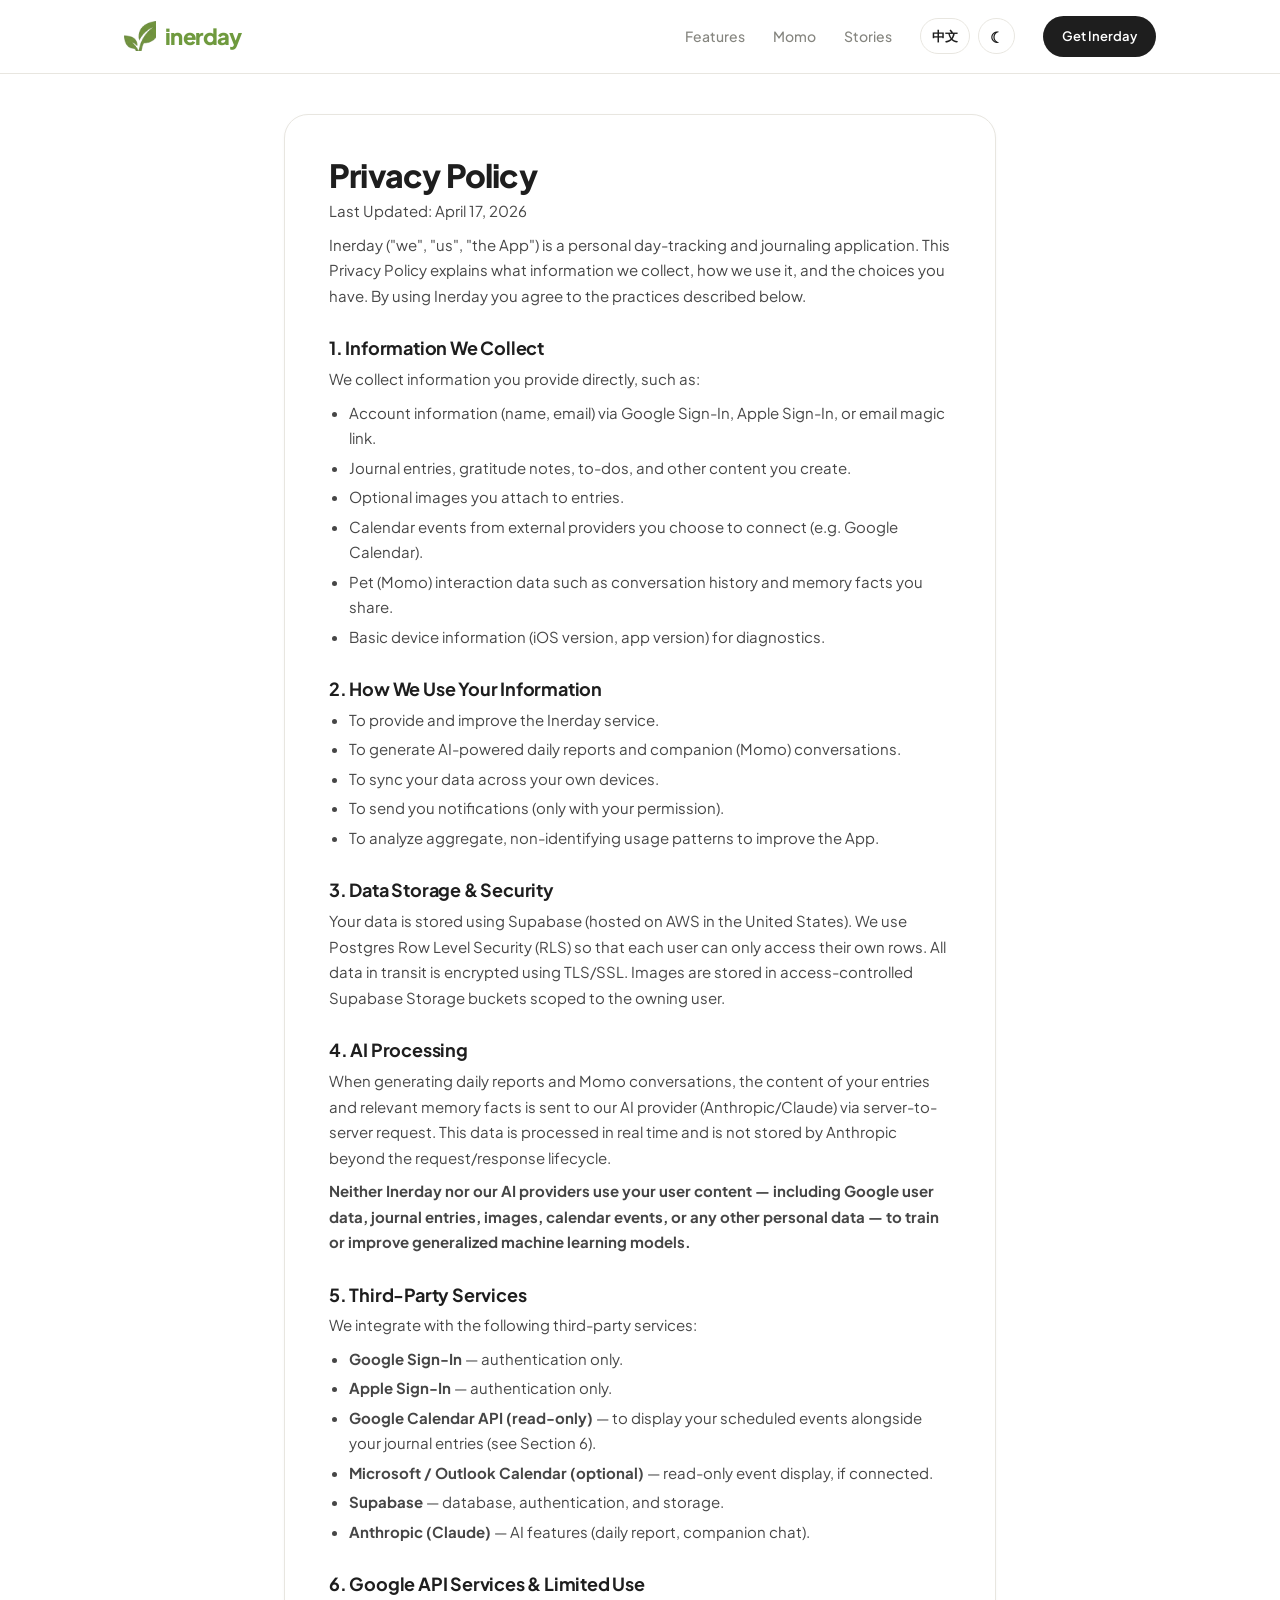
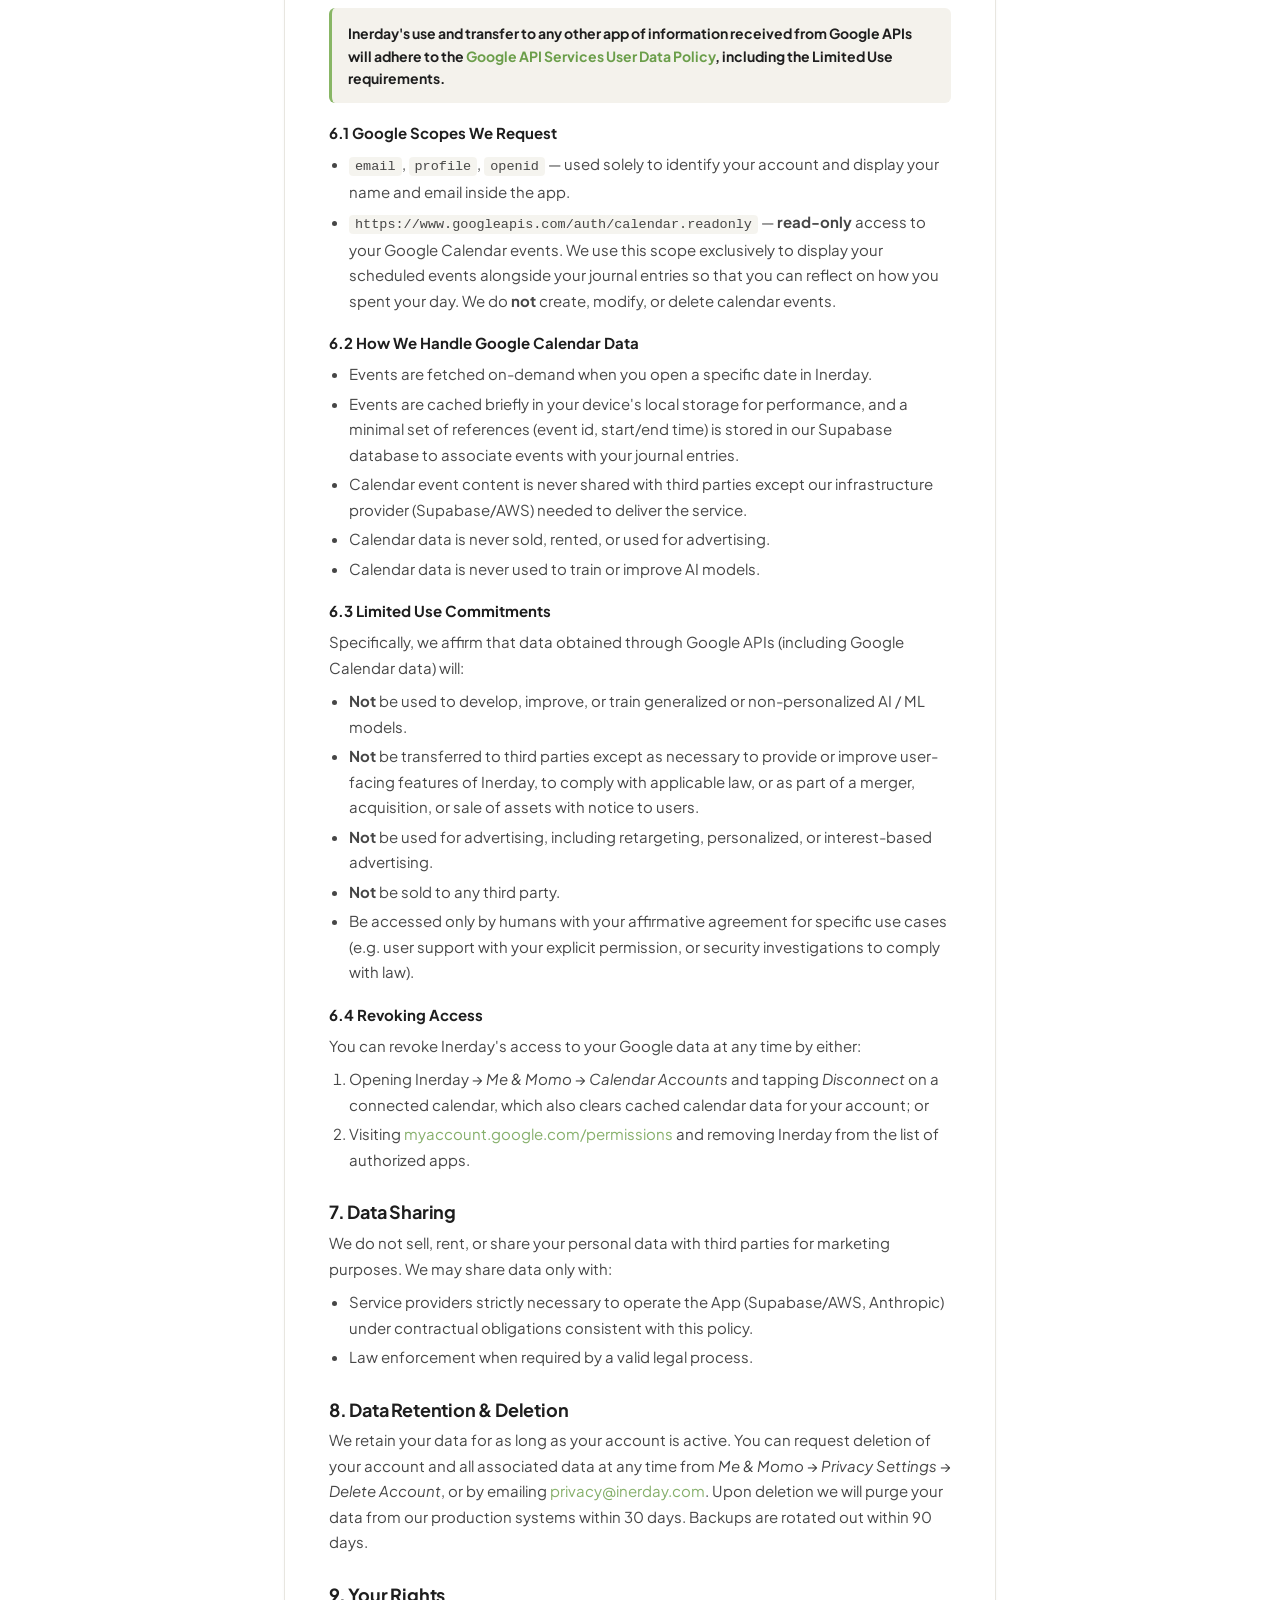
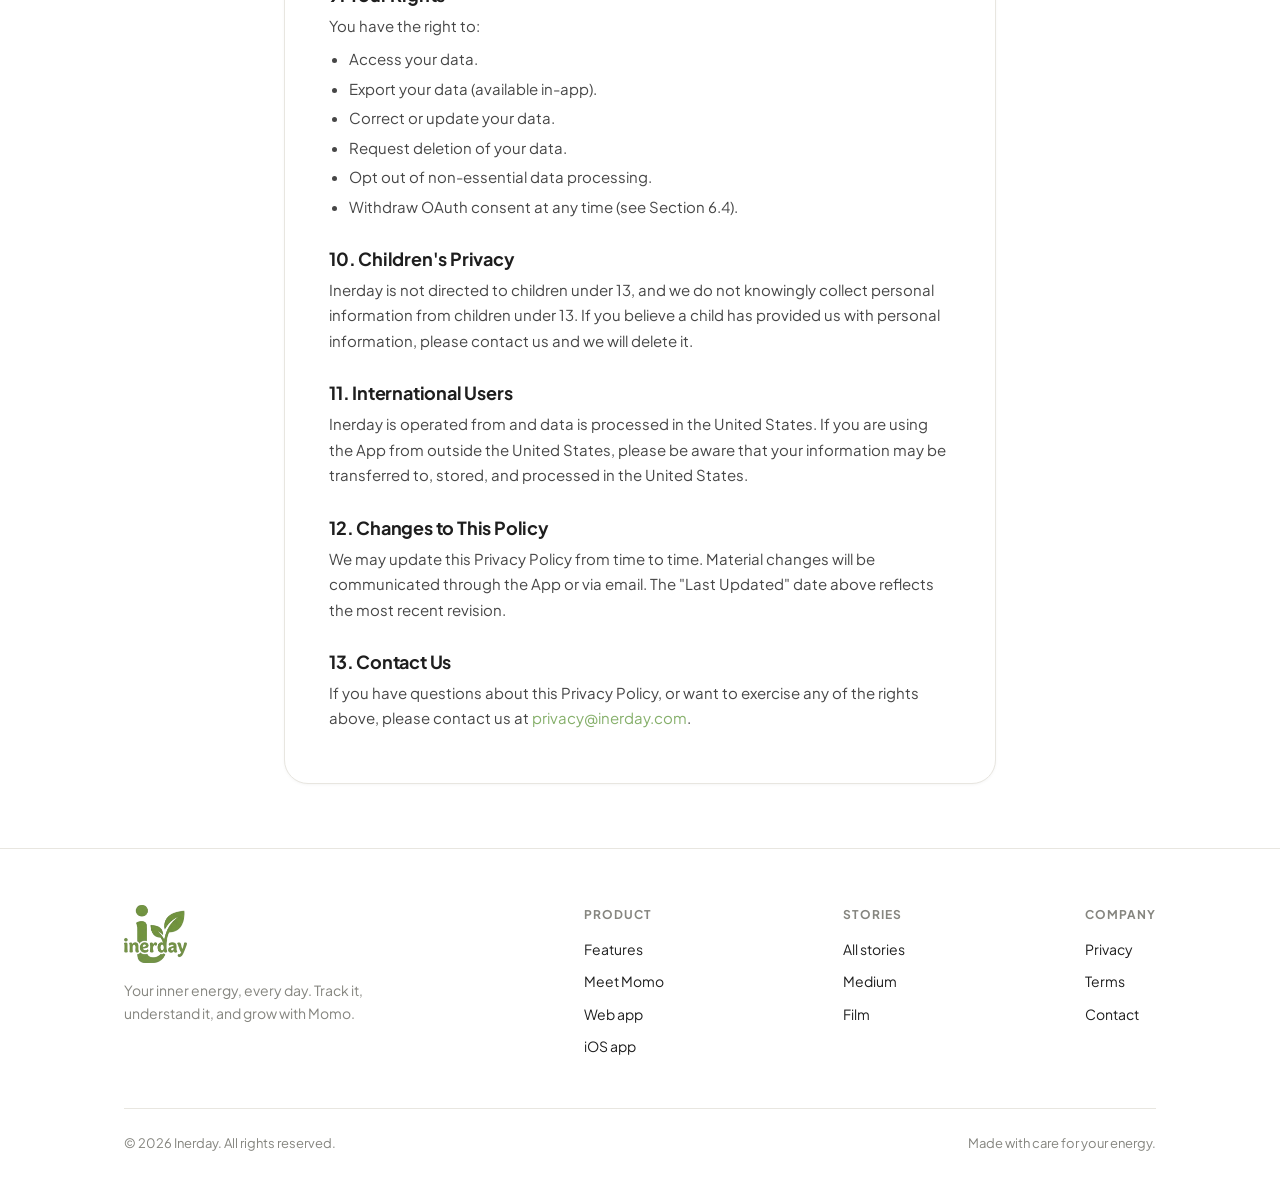
<file: privacy.html>
<!DOCTYPE html>
<html lang="en" data-theme="light" data-lang="en">
<head>
  <!-- Google tag (gtag.js) -->
  <script async src="https://www.googletagmanager.com/gtag/js?id=G-6G9H1LKFPY"></script>
  <script>
    window.dataLayer = window.dataLayer || [];
    function gtag(){dataLayer.push(arguments);}
    gtag('js', new Date());

    gtag('config', 'G-6G9H1LKFPY');
  </script>
  <meta charset="UTF-8">
  <meta name="viewport" content="width=device-width, initial-scale=1.0">
  <title>Privacy Policy — Inerday</title>
  <script>
    (function(){try{
      var t=localStorage.getItem('iner-theme')||'light';
      var l=localStorage.getItem('iner-lang')||'en';
      document.documentElement.setAttribute('data-theme',t);
      document.documentElement.setAttribute('data-lang',l);
    }catch(e){}})();
  </script>
  <link rel="icon" type="image/png" href="/assets/favicon.png">
  <link rel="apple-touch-icon" href="/assets/apple-touch-icon.png">
  <link rel="preconnect" href="https://fonts.googleapis.com">
  <link rel="preconnect" href="https://fonts.gstatic.com" crossorigin>
  <link href="https://fonts.googleapis.com/css2?family=Plus+Jakarta+Sans:wght@400;500;600;700;800&display=swap" rel="stylesheet">
  <link rel="stylesheet" href="/assets/site.css">
  <style>
    .legal { max-width: 760px; margin: 0 auto; padding: 0 24px; }
    .content {
      background: var(--card);
      border-radius: var(--radius);
      padding: 44px;
      margin: 40px 0 64px;
      border: 1px solid var(--border);
      box-shadow: var(--shadow);
    }
    .content h1 { font-size: 32px; font-weight: 800; letter-spacing: -0.8px; margin-bottom: 6px; color: var(--ink); }
    .updated { font-size: 13px; color: var(--ink-soft); margin-bottom: 32px; }
    .content h2 { font-size: 18px; font-weight: 700; letter-spacing: -0.2px; margin-top: 30px; margin-bottom: 8px; color: var(--ink); }
    .content h3 { font-size: 15px; font-weight: 700; margin-top: 18px; margin-bottom: 6px; color: var(--ink); }
    .content p { font-size: 15px; color: var(--ink); opacity: .82; line-height: 1.7; margin-bottom: 8px; }
    .content ul, .content ol { padding-left: 20px; margin: 6px 0 10px; }
    .content li { font-size: 15px; color: var(--ink); opacity: .82; line-height: 1.7; margin: 4px 0; }
    .content a { color: var(--green-deep); text-decoration: none; }
    .content a:hover { text-decoration: underline; }
    code {
      background: var(--cream); padding: 2px 6px; border-radius: 4px;
      font-size: 0.9em; color: var(--ink);
    }
    .callout {
      background: var(--cream); border-left: 3px solid var(--green);
      padding: 14px 16px; margin: 14px 0; border-radius: 6px;
      font-size: 14px; color: var(--ink);
    }
    @media (max-width: 600px) { .content { padding: 26px; } .content h1 { font-size: 26px; } }
  </style>
</head>
<body>
  <header class="nav">
    <div class="nav-inner">
      <a href="/" class="logo" aria-label="Inerday"><img src="/assets/logo-mark.png" alt="" class="logo-mark"><span class="logo-word">inerday</span></a> 
      <nav class="nav-links">
        <a href="/#features" class="nav-link" data-en="Features" data-zh="功能">Features</a>
        <a href="/#momo" class="nav-link" data-en="Momo" data-zh="Momo">Momo</a>
        <a href="/stories.html" class="nav-link" data-en="Stories" data-zh="故事">Stories</a>
        <span class="nav-ctrls">
          <button id="langToggle" class="icon-btn" type="button" aria-label="Switch language"><span data-lang-label>中文</span></button>
          <button id="themeToggle" class="icon-btn" type="button" aria-label="Toggle light/dark"><span data-theme-icon>☾</span></button>
        </span>
        <a href="/#download" class="btn btn-primary btn-sm" data-en="Get Inerday" data-zh="获取 Inerday">Get Inerday</a>
      </nav>
    </div>
  </header>

  <div class="legal">
    <div class="content">
      <h1>Privacy Policy</h1>
      <p class="updated">Last Updated: April 17, 2026</p>

      <p>Inerday ("we", "us", "the App") is a personal day-tracking and journaling application. This Privacy Policy explains what information we collect, how we use it, and the choices you have. By using Inerday you agree to the practices described below.</p>

      <h2>1. Information We Collect</h2>
      <p>We collect information you provide directly, such as:</p>
      <ul>
        <li>Account information (name, email) via Google Sign-In, Apple Sign-In, or email magic link.</li>
        <li>Journal entries, gratitude notes, to-dos, and other content you create.</li>
        <li>Optional images you attach to entries.</li>
        <li>Calendar events from external providers you choose to connect (e.g. Google Calendar).</li>
        <li>Pet (Momo) interaction data such as conversation history and memory facts you share.</li>
        <li>Basic device information (iOS version, app version) for diagnostics.</li>
      </ul>

      <h2>2. How We Use Your Information</h2>
      <ul>
        <li>To provide and improve the Inerday service.</li>
        <li>To generate AI-powered daily reports and companion (Momo) conversations.</li>
        <li>To sync your data across your own devices.</li>
        <li>To send you notifications (only with your permission).</li>
        <li>To analyze aggregate, non-identifying usage patterns to improve the App.</li>
      </ul>

      <h2>3. Data Storage &amp; Security</h2>
      <p>Your data is stored using Supabase (hosted on AWS in the United States). We use Postgres Row Level Security (RLS) so that each user can only access their own rows. All data in transit is encrypted using TLS/SSL. Images are stored in access-controlled Supabase Storage buckets scoped to the owning user.</p>

      <h2>4. AI Processing</h2>
      <p>When generating daily reports and Momo conversations, the content of your entries and relevant memory facts is sent to our AI provider (Anthropic/Claude) via server-to-server request. This data is processed in real time and is not stored by Anthropic beyond the request/response lifecycle.</p>
      <p><strong>Neither Inerday nor our AI providers use your user content &mdash; including Google user data, journal entries, images, calendar events, or any other personal data &mdash; to train or improve generalized machine learning models.</strong></p>

      <h2>5. Third-Party Services</h2>
      <p>We integrate with the following third-party services:</p>
      <ul>
        <li><strong>Google Sign-In</strong> &mdash; authentication only.</li>
        <li><strong>Apple Sign-In</strong> &mdash; authentication only.</li>
        <li><strong>Google Calendar API (read-only)</strong> &mdash; to display your scheduled events alongside your journal entries (see Section 6).</li>
        <li><strong>Microsoft / Outlook Calendar (optional)</strong> &mdash; read-only event display, if connected.</li>
        <li><strong>Supabase</strong> &mdash; database, authentication, and storage.</li>
        <li><strong>Anthropic (Claude)</strong> &mdash; AI features (daily report, companion chat).</li>
      </ul>

      <h2>6. Google API Services &amp; Limited Use</h2>
      <div class="callout">
        <strong>Inerday's use and transfer to any other app of information received from Google APIs will adhere to the <a href="https://developers.google.com/terms/api-services-user-data-policy" target="_blank" rel="noopener">Google API Services User Data Policy</a>, including the Limited Use requirements.</strong>
      </div>

      <h3>6.1 Google Scopes We Request</h3>
      <ul>
        <li><code>email</code>, <code>profile</code>, <code>openid</code> &mdash; used solely to identify your account and display your name and email inside the app.</li>
        <li><code>https://www.googleapis.com/auth/calendar.readonly</code> &mdash; <strong>read-only</strong> access to your Google Calendar events. We use this scope exclusively to display your scheduled events alongside your journal entries so that you can reflect on how you spent your day. We do <strong>not</strong> create, modify, or delete calendar events.</li>
      </ul>

      <h3>6.2 How We Handle Google Calendar Data</h3>
      <ul>
        <li>Events are fetched on-demand when you open a specific date in Inerday.</li>
        <li>Events are cached briefly in your device's local storage for performance, and a minimal set of references (event id, start/end time) is stored in our Supabase database to associate events with your journal entries.</li>
        <li>Calendar event content is never shared with third parties except our infrastructure provider (Supabase/AWS) needed to deliver the service.</li>
        <li>Calendar data is never sold, rented, or used for advertising.</li>
        <li>Calendar data is never used to train or improve AI models.</li>
      </ul>

      <h3>6.3 Limited Use Commitments</h3>
      <p>Specifically, we affirm that data obtained through Google APIs (including Google Calendar data) will:</p>
      <ul>
        <li><strong>Not</strong> be used to develop, improve, or train generalized or non-personalized AI / ML models.</li>
        <li><strong>Not</strong> be transferred to third parties except as necessary to provide or improve user-facing features of Inerday, to comply with applicable law, or as part of a merger, acquisition, or sale of assets with notice to users.</li>
        <li><strong>Not</strong> be used for advertising, including retargeting, personalized, or interest-based advertising.</li>
        <li><strong>Not</strong> be sold to any third party.</li>
        <li>Be accessed only by humans with your affirmative agreement for specific use cases (e.g. user support with your explicit permission, or security investigations to comply with law).</li>
      </ul>

      <h3>6.4 Revoking Access</h3>
      <p>You can revoke Inerday's access to your Google data at any time by either:</p>
      <ol>
        <li>Opening Inerday &rarr; <em>Me &amp; Momo</em> &rarr; <em>Calendar Accounts</em> and tapping <em>Disconnect</em> on a connected calendar, which also clears cached calendar data for your account; or</li>
        <li>Visiting <a href="https://myaccount.google.com/permissions" target="_blank" rel="noopener">myaccount.google.com/permissions</a> and removing Inerday from the list of authorized apps.</li>
      </ol>

      <h2>7. Data Sharing</h2>
      <p>We do not sell, rent, or share your personal data with third parties for marketing purposes. We may share data only with:</p>
      <ul>
        <li>Service providers strictly necessary to operate the App (Supabase/AWS, Anthropic) under contractual obligations consistent with this policy.</li>
        <li>Law enforcement when required by a valid legal process.</li>
      </ul>

      <h2>8. Data Retention &amp; Deletion</h2>
      <p>We retain your data for as long as your account is active. You can request deletion of your account and all associated data at any time from <em>Me &amp; Momo &rarr; Privacy Settings &rarr; Delete Account</em>, or by emailing <a href="mailto:privacy@inerday.com">privacy@inerday.com</a>. Upon deletion we will purge your data from our production systems within 30 days. Backups are rotated out within 90 days.</p>

      <h2>9. Your Rights</h2>
      <p>You have the right to:</p>
      <ul>
        <li>Access your data.</li>
        <li>Export your data (available in-app).</li>
        <li>Correct or update your data.</li>
        <li>Request deletion of your data.</li>
        <li>Opt out of non-essential data processing.</li>
        <li>Withdraw OAuth consent at any time (see Section 6.4).</li>
      </ul>

      <h2>10. Children's Privacy</h2>
      <p>Inerday is not directed to children under 13, and we do not knowingly collect personal information from children under 13. If you believe a child has provided us with personal information, please contact us and we will delete it.</p>

      <h2>11. International Users</h2>
      <p>Inerday is operated from and data is processed in the United States. If you are using the App from outside the United States, please be aware that your information may be transferred to, stored, and processed in the United States.</p>

      <h2>12. Changes to This Policy</h2>
      <p>We may update this Privacy Policy from time to time. Material changes will be communicated through the App or via email. The "Last Updated" date above reflects the most recent revision.</p>

      <h2>13. Contact Us</h2>
      <p>If you have questions about this Privacy Policy, or want to exercise any of the rights above, please contact us at <a href="mailto:privacy@inerday.com">privacy@inerday.com</a>.</p>
    </div>
  </div>

  <footer class="footer">
    <div class="container">
      <div class="footer-grid">
        <div>
          <a href="/" class="logo" aria-label="Inerday"><img src="/assets/logo.png" alt="Inerday" class="logo-img"></a>
          <p class="footer-tag">Your inner energy, every day. Track it, understand it, and grow with Momo.</p>
        </div>
        <div class="footer-col">
          <h4 data-en="Product" data-zh="产品">Product</h4>
          <a href="/#features" data-en="Features" data-zh="功能">Features</a>
          <a href="/#momo" data-en="Meet Momo" data-zh="认识 Momo">Meet Momo</a>
          <a href="https://app.inerday.com" data-en="Web app" data-zh="网页版">Web app</a>
          <a href="https://apps.apple.com/us/app/inerday/id6762293197" data-en="iOS app" data-zh="iOS 版">iOS app</a>
        </div>
        <div class="footer-col">
          <h4 data-en="Stories" data-zh="故事">Stories</h4>
          <a href="/stories.html" data-en="All stories" data-zh="全部故事">All stories</a>
          <a href="https://medium.com/@inerday" data-en="Medium" data-zh="Medium">Medium</a>
          <a href="/stories.html" data-en="Film" data-zh="影片">Film</a>
        </div>
        <div class="footer-col">
          <h4 data-en="Company" data-zh="公司">Company</h4>
          <a href="/privacy.html" data-en="Privacy" data-zh="隐私">Privacy</a>
          <a href="/terms.html" data-en="Terms" data-zh="条款">Terms</a>
          <a href="mailto:hello@inerday.com" data-en="Contact" data-zh="联系我们">Contact</a>
        </div>
      </div>
      <div class="footer-bottom">
        <span data-en="&copy; 2026 Inerday. All rights reserved." data-zh="© 2026 Inerday. 保留所有权利。">&copy; 2026 Inerday. All rights reserved.</span>
        <span data-en="Made with care for your energy." data-zh="为你的能量用心打造。">Made with care for your energy.</span>
      </div>
    </div>
  </footer>

  <script src="/assets/site.js"></script>
</body>
</html>
</file>
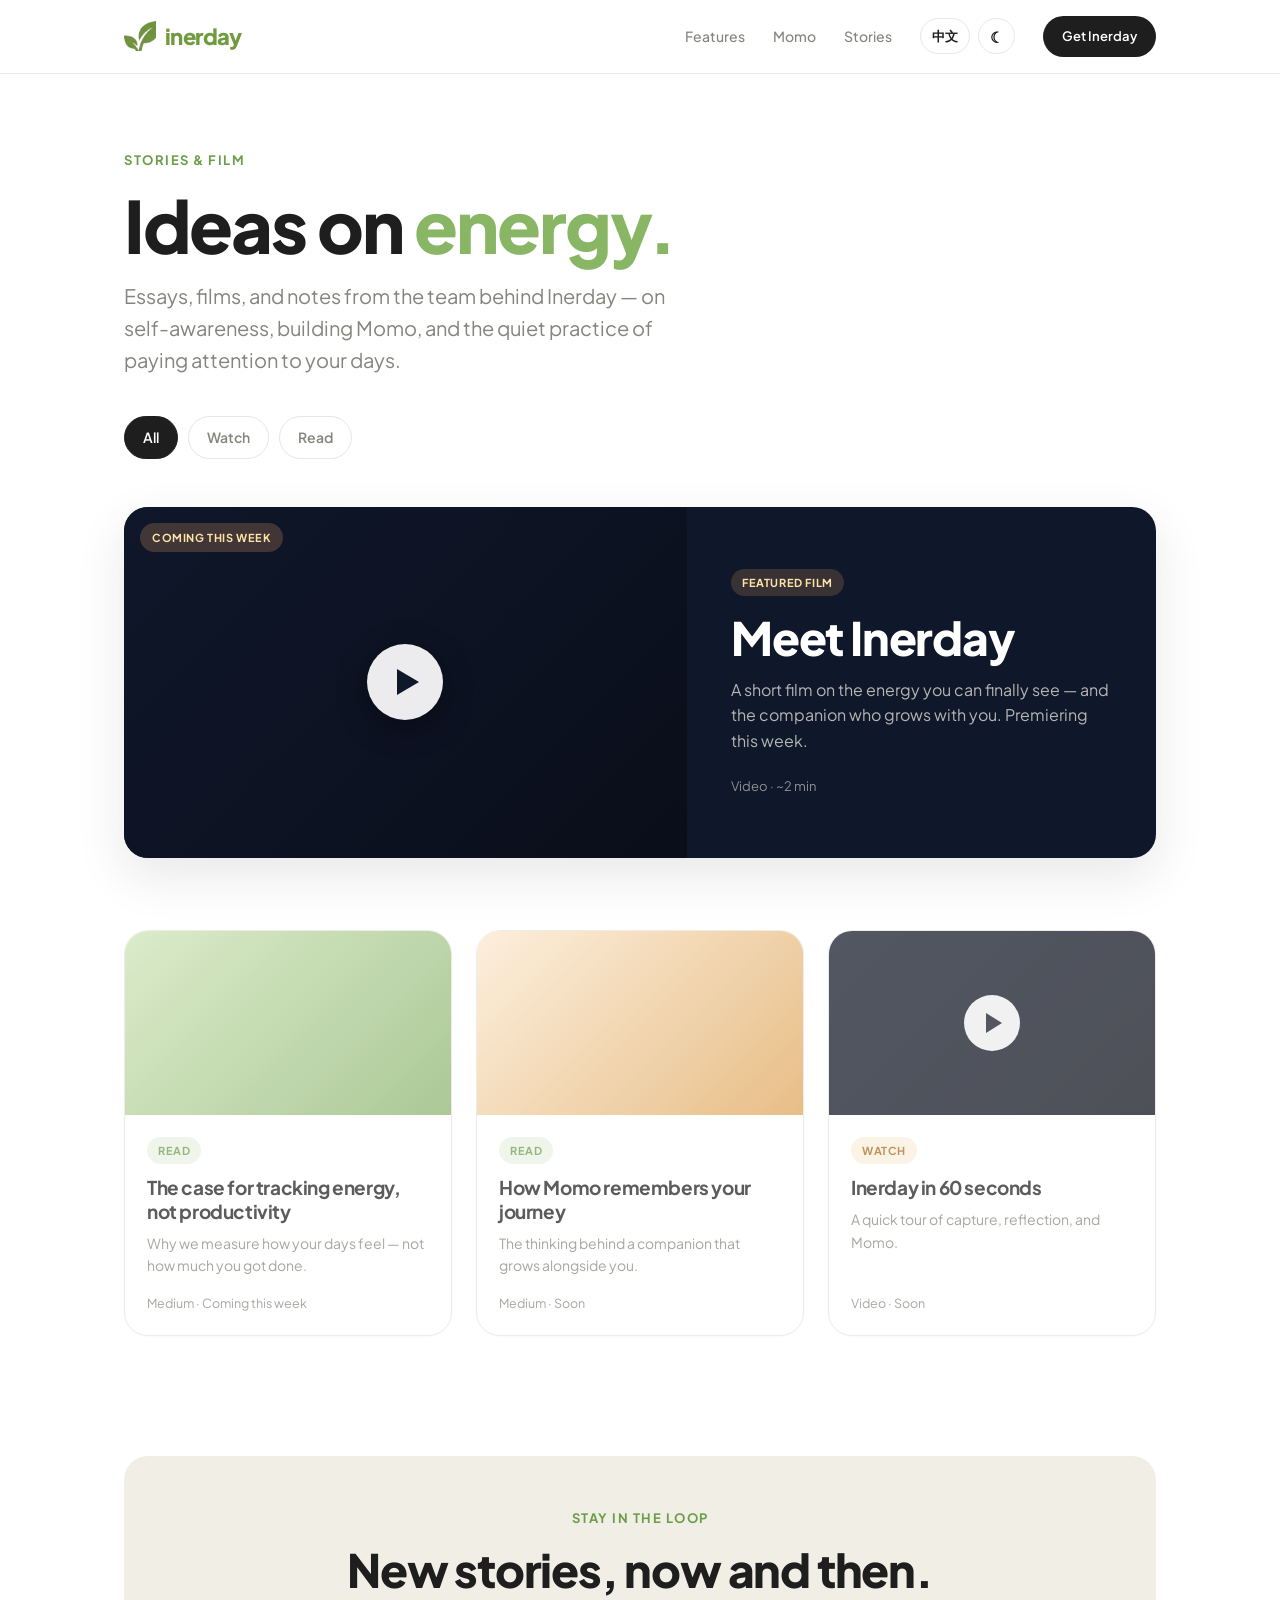
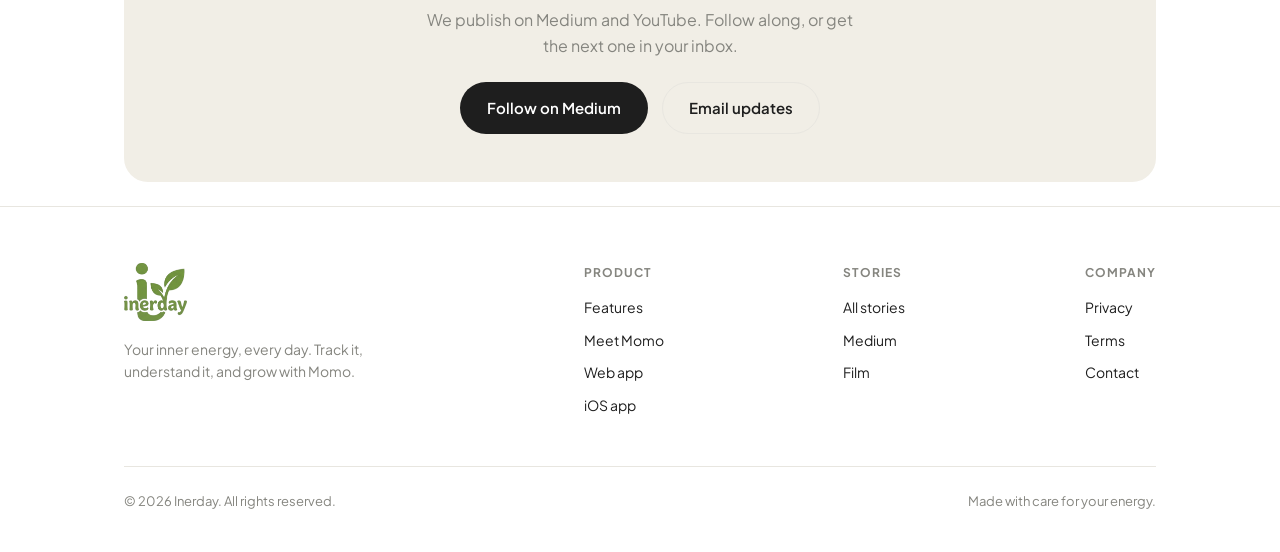
<file: stories.html>
<!DOCTYPE html>
<html lang="en" data-theme="light" data-lang="en">
<head>
  <!-- Google tag (gtag.js) -->
  <script async src="https://www.googletagmanager.com/gtag/js?id=G-6G9H1LKFPY"></script>
  <script>
    window.dataLayer = window.dataLayer || [];
    function gtag(){dataLayer.push(arguments);}
    gtag('js', new Date());

    gtag('config', 'G-6G9H1LKFPY');
  </script>
  <meta charset="UTF-8">
  <meta name="viewport" content="width=device-width, initial-scale=1.0">
  <title>Stories &amp; Film — Inerday</title>
  <meta name="description" content="Essays, ideas, and films from the team behind Inerday — on energy, self-awareness, and building Momo.">
  <meta property="og:title" content="Stories & Film — Inerday">
  <meta property="og:description" content="Essays and films on energy, self-awareness, and building Momo.">
  <script>
    (function(){try{
      var t=localStorage.getItem('iner-theme')||'light';
      var l=localStorage.getItem('iner-lang')||'en';
      document.documentElement.setAttribute('data-theme',t);
      document.documentElement.setAttribute('data-lang',l);
    }catch(e){}})();
  </script>
  <link rel="icon" type="image/png" href="/assets/favicon.png">
  <link rel="apple-touch-icon" href="/assets/apple-touch-icon.png">
  <link rel="preconnect" href="https://fonts.googleapis.com">
  <link rel="preconnect" href="https://fonts.gstatic.com" crossorigin>
  <link href="https://fonts.googleapis.com/css2?family=Plus+Jakarta+Sans:wght@400;500;600;700;800&display=swap" rel="stylesheet">
  <link rel="stylesheet" href="/assets/site.css">
  <style>
    .page-head { padding: 72px 0 8px; }
    .page-head h1 { margin-bottom: 18px; }
    .page-head .lead { max-width: 560px; }

    /* Filter tabs */
    .tabs { display: flex; gap: 10px; margin: 40px 0 8px; flex-wrap: wrap; }
    .tab-btn { padding: 9px 18px; border-radius: 999px; border: 1.5px solid var(--border); background: var(--card); font: inherit; font-size: 14px; font-weight: 600; color: var(--ink-soft); cursor: pointer; transition: all .2s; }
    .tab-btn:hover { border-color: var(--ink); color: var(--ink); }
    .tab-btn.active { background: var(--ink); color: var(--bg); border-color: var(--ink); }

    /* Featured */
    .featured { padding: 32px 0 8px; }
    .feat-card { display: grid; grid-template-columns: 1.2fr 1fr; background: var(--navy); border-radius: var(--radius); overflow: hidden; color: var(--ink-white); box-shadow: var(--shadow-lg); }
    .feat-media { aspect-ratio: 16/10; background: linear-gradient(135deg, var(--navy), var(--navy-deep)); display: flex; align-items: center; justify-content: center; position: relative; }
    .feat-media .play { width: 76px; height: 76px; border-radius: 50%; background: rgba(255,255,255,0.92); display: flex; align-items: center; justify-content: center; box-shadow: 0 8px 30px rgba(0,0,0,0.35); }
    .feat-media .play::after { content: ""; border-left: 22px solid var(--navy); border-top: 13px solid transparent; border-bottom: 13px solid transparent; margin-left: 6px; }
    .feat-media .badge-soon { position: absolute; top: 16px; left: 16px; font-size: 11px; font-weight: 700; letter-spacing: .6px; text-transform: uppercase; padding: 6px 12px; border-radius: 999px; background: rgba(244,169,104,0.22); color: var(--gold); }
    .feat-body { padding: 44px; display: flex; flex-direction: column; justify-content: center; }
    .feat-body .pill { align-self: flex-start; font-size: 11px; font-weight: 700; letter-spacing: .6px; text-transform: uppercase; padding: 5px 11px; border-radius: 999px; margin-bottom: 16px; background: rgba(244,169,104,0.18); color: var(--gold); }
    .feat-body h2 { color: #fff; margin-bottom: 14px; }
    .feat-body p { color: rgba(245,242,234,0.72); font-size: 16px; max-width: 420px; margin-bottom: 22px; }
    .feat-body .meta { font-size: 13px; color: rgba(245,242,234,0.55); }

    /* Grid */
    .grid { display: grid; grid-template-columns: repeat(3, 1fr); gap: 24px; padding: 16px 0 0; }
    .card { background: var(--card); border-radius: var(--radius); overflow: hidden; border: 1px solid var(--border); box-shadow: var(--shadow); text-decoration: none; color: inherit; display: flex; flex-direction: column; transition: transform .2s, box-shadow .2s; }
    .card:hover { transform: translateY(-4px); box-shadow: var(--shadow-lg); }
    .card .thumb { aspect-ratio: 16/9; display: flex; align-items: center; justify-content: center; position: relative; }
    .thumb.article { background: linear-gradient(135deg, var(--green-light), var(--green)); }
    .thumb.article.alt { background: linear-gradient(135deg, #FFE9CC, var(--momo)); }
    .thumb.video { background: linear-gradient(135deg, var(--navy), var(--navy-deep)); }
    .thumb .play { width: 56px; height: 56px; border-radius: 50%; background: rgba(255,255,255,0.92); display: flex; align-items: center; justify-content: center; }
    .thumb .play::after { content: ""; border-left: 16px solid var(--navy); border-top: 10px solid transparent; border-bottom: 10px solid transparent; margin-left: 4px; }
    .card .body { padding: 22px; flex: 1; display: flex; flex-direction: column; }
    .pill { align-self: flex-start; font-size: 11px; font-weight: 700; letter-spacing: .6px; text-transform: uppercase; padding: 5px 11px; border-radius: 999px; margin-bottom: 12px; }
    .pill.video { background: rgba(232,164,74,0.18); color: #a86a1e; }
    .pill.article { background: rgba(136,182,101,0.18); color: var(--green-deep); }
    .card h3 { font-size: 19px; font-weight: 700; line-height: 1.25; margin-bottom: 8px; letter-spacing: -0.4px; }
    .card p { color: var(--ink-soft); font-size: 14px; }
    .card .meta { margin-top: auto; padding-top: 16px; font-size: 12.5px; color: var(--ink-soft); }

    .coming { opacity: 0.72; }
    .coming .thumb { filter: grayscale(0.15); }

    /* Newsletter strip */
    .sub { background: var(--cream-deep); border-radius: var(--radius); padding: 48px; text-align: center; margin: 24px 0; }
    .sub h2 { margin-bottom: 12px; }
    .sub p { color: var(--ink-soft); max-width: 440px; margin: 0 auto 24px; }

    @media (max-width: 860px) {
      .feat-card { grid-template-columns: 1fr; }
      .feat-body { padding: 32px; }
      .grid { grid-template-columns: 1fr; }
      .page-head { padding: 48px 0 0; }
    }
  </style>
</head>
<body>

  <!-- NAV -->
  <header class="nav">
    <div class="nav-inner">
      <a href="/" class="logo" aria-label="Inerday"><img src="/assets/logo-mark.png" alt="" class="logo-mark"><span class="logo-word">inerday</span></a> 
      <nav class="nav-links">
        <a href="/#features" class="nav-link" data-en="Features" data-zh="功能">Features</a>
        <a href="/#momo" class="nav-link" data-en="Momo" data-zh="Momo">Momo</a>
        <a href="/stories.html" class="nav-link" data-en="Stories" data-zh="故事">Stories</a>
        <span class="nav-ctrls">
          <button id="langToggle" class="icon-btn" type="button" aria-label="Switch language"><span data-lang-label>中文</span></button>
          <button id="themeToggle" class="icon-btn" type="button" aria-label="Toggle light/dark"><span data-theme-icon>☾</span></button>
        </span>
        <a href="/#download" class="btn btn-primary btn-sm" data-en="Get Inerday" data-zh="获取 Inerday">Get Inerday</a>
      </nav>
    </div>
  </header>

  <!-- HEAD -->
  <section class="page-head">
    <div class="container">
      <span class="eyebrow" data-en="Stories &amp; film" data-zh="故事与影片">Stories &amp; film</span>
      <h1 data-en="Ideas on <span class=&quot;accent&quot;>energy.</span>" data-zh="关于<span class=&quot;accent&quot;>能量</span>的思考。">Ideas on <span class="accent">energy.</span></h1>
      <p class="lead" data-en="Essays, films, and notes from the team behind Inerday — on self-awareness, building Momo, and the quiet practice of paying attention to your days." data-zh="来自 Inerday 团队的随笔、影片与笔记——关于自我觉察、打造 Momo，以及认真留意每一天的安静练习。">Essays, films, and notes from the team behind Inerday — on self-awareness, building Momo, and the quiet practice of paying attention to your days.</p>

      <div class="tabs">
        <button class="tab-btn active" data-en="All" data-zh="全部">All</button>
        <button class="tab-btn" data-en="Watch" data-zh="观看">Watch</button>
        <button class="tab-btn" data-en="Read" data-zh="阅读">Read</button>
      </div>
    </div>
  </section>

  <!-- FEATURED -->
  <section class="featured">
    <div class="container">
      <div class="feat-card">
        <div class="feat-media">
          <span class="badge-soon" data-en="Coming this week" data-zh="本周上线">Coming this week</span>
          <div class="play"></div>
        </div>
        <div class="feat-body">
          <span class="pill" data-en="Featured film" data-zh="精选影片">Featured film</span>
          <h2 data-en="Meet Inerday" data-zh="认识 Inerday">Meet Inerday</h2>
          <p data-en="A short film on the energy you can finally see — and the companion who grows with you. Premiering this week." data-zh="一部关于「你终于能看见的能量」的短片——以及那个与你一起成长的伙伴。本周首映。">A short film on the energy you can finally see — and the companion who grows with you. Premiering this week.</p>
          <div class="meta" data-en="Video · ~2 min" data-zh="视频 · 约 2 分钟">Video · ~2 min</div>
        </div>
      </div>
    </div>
  </section>

  <!-- GRID -->
  <section class="section-pad" style="padding-top:48px;">
    <div class="container">
      <div class="grid">

        <!-- Medium article 1 -->
        <a href="#" class="card coming">
          <div class="thumb article"></div>
          <div class="body">
            <span class="pill article" data-en="Read" data-zh="阅读">Read</span>
            <h3 data-en="The case for tracking energy, not productivity" data-zh="为什么该记录能量，而不是效率">The case for tracking energy, not productivity</h3>
            <p data-en="Why we measure how your days feel — not how much you got done." data-zh="为什么我们衡量的是「你的一天感觉如何」，而不是「你做了多少」。">Why we measure how your days feel — not how much you got done.</p>
            <div class="meta" data-en="Medium · Coming this week" data-zh="Medium · 本周上线">Medium · Coming this week</div>
          </div>
        </a>

        <!-- Medium article 2 -->
        <a href="#" class="card coming">
          <div class="thumb article alt"></div>
          <div class="body">
            <span class="pill article" data-en="Read" data-zh="阅读">Read</span>
            <h3 data-en="How Momo remembers your journey" data-zh="Momo 如何记得你的旅程">How Momo remembers your journey</h3>
            <p data-en="The thinking behind a companion that grows alongside you." data-zh="一个与你共同成长的伙伴，背后的设计思考。">The thinking behind a companion that grows alongside you.</p>
            <div class="meta" data-en="Medium · Soon" data-zh="Medium · 即将">Medium · Soon</div>
          </div>
        </a>

        <!-- Video placeholder -->
        <a href="#" class="card coming">
          <div class="thumb video"><div class="play"></div></div>
          <div class="body">
            <span class="pill video" data-en="Watch" data-zh="观看">Watch</span>
            <h3 data-en="Inerday in 60 seconds" data-zh="60 秒看懂 Inerday">Inerday in 60 seconds</h3>
            <p data-en="A quick tour of capture, reflection, and Momo." data-zh="快速浏览记录、反思与 Momo。">A quick tour of capture, reflection, and Momo.</p>
            <div class="meta" data-en="Video · Soon" data-zh="视频 · 即将">Video · Soon</div>
          </div>
        </a>

      </div>
    </div>
  </section>

  <!-- SUBSCRIBE -->
  <section class="container">
    <div class="sub">
      <span class="eyebrow" data-en="Stay in the loop" data-zh="保持关注">Stay in the loop</span>
      <h2 data-en="New stories, now and then." data-zh="新的故事，时不时更新。">New stories, now and then.</h2>
      <p data-en="We publish on Medium and YouTube. Follow along, or get the next one in your inbox." data-zh="我们在 Medium 和 YouTube 更新。关注我们，或让下一篇直接送达你的邮箱。">We publish on Medium and YouTube. Follow along, or get the next one in your inbox.</p>
      <div class="hero-cta" style="display:flex;gap:14px;justify-content:center;flex-wrap:wrap;">
        <a href="https://medium.com/@inerday" class="btn btn-primary" data-en="Follow on Medium" data-zh="在 Medium 关注">Follow on Medium</a>
        <a href="mailto:hello@inerday.com?subject=Subscribe%20to%20Inerday%20stories" class="btn btn-ghost" data-en="Email updates" data-zh="邮件订阅">Email updates</a>
      </div>
    </div>
  </section>

  <!-- FOOTER -->
  <footer class="footer">
    <div class="container">
      <div class="footer-grid">
        <div>
          <a href="/" class="logo" aria-label="Inerday"><img src="/assets/logo.png" alt="Inerday" class="logo-img"></a>
          <p class="footer-tag" data-en="Your inner energy, every day. Track it, understand it, and grow with Momo." data-zh="你的内在能量，每一天。记录它、理解它，并与 Momo 一起成长。">Your inner energy, every day. Track it, understand it, and grow with Momo.</p>
        </div>
        <div class="footer-col">
          <h4 data-en="Product" data-zh="产品">Product</h4>
          <a href="/#features" data-en="Features" data-zh="功能">Features</a>
          <a href="/#momo" data-en="Meet Momo" data-zh="认识 Momo">Meet Momo</a>
          <a href="https://app.inerday.com" data-en="Web app" data-zh="网页版">Web app</a>
          <a href="https://apps.apple.com/us/app/inerday/id6762293197" data-en="iOS app" data-zh="iOS 版">iOS app</a>
        </div>
        <div class="footer-col">
          <h4 data-en="Stories" data-zh="故事">Stories</h4>
          <a href="/stories.html" data-en="All stories" data-zh="全部故事">All stories</a>
          <a href="https://medium.com/@inerday" data-en="Medium" data-zh="Medium">Medium</a>
          <a href="/stories.html" data-en="Film" data-zh="影片">Film</a>
        </div>
        <div class="footer-col">
          <h4 data-en="Company" data-zh="公司">Company</h4>
          <a href="/privacy.html" data-en="Privacy" data-zh="隐私">Privacy</a>
          <a href="/terms.html" data-en="Terms" data-zh="条款">Terms</a>
          <a href="mailto:hello@inerday.com" data-en="Contact" data-zh="联系我们">Contact</a>
        </div>
      </div>
      <div class="footer-bottom">
        <span data-en="&copy; 2026 Inerday. All rights reserved." data-zh="© 2026 Inerday. 保留所有权利。">&copy; 2026 Inerday. All rights reserved.</span>
        <span data-en="Made with care for your energy." data-zh="为你的能量用心打造。">Made with care for your energy.</span>
      </div>
    </div>
  </footer>

  <script src="/assets/site.js"></script>
</body>
</html>
</file>
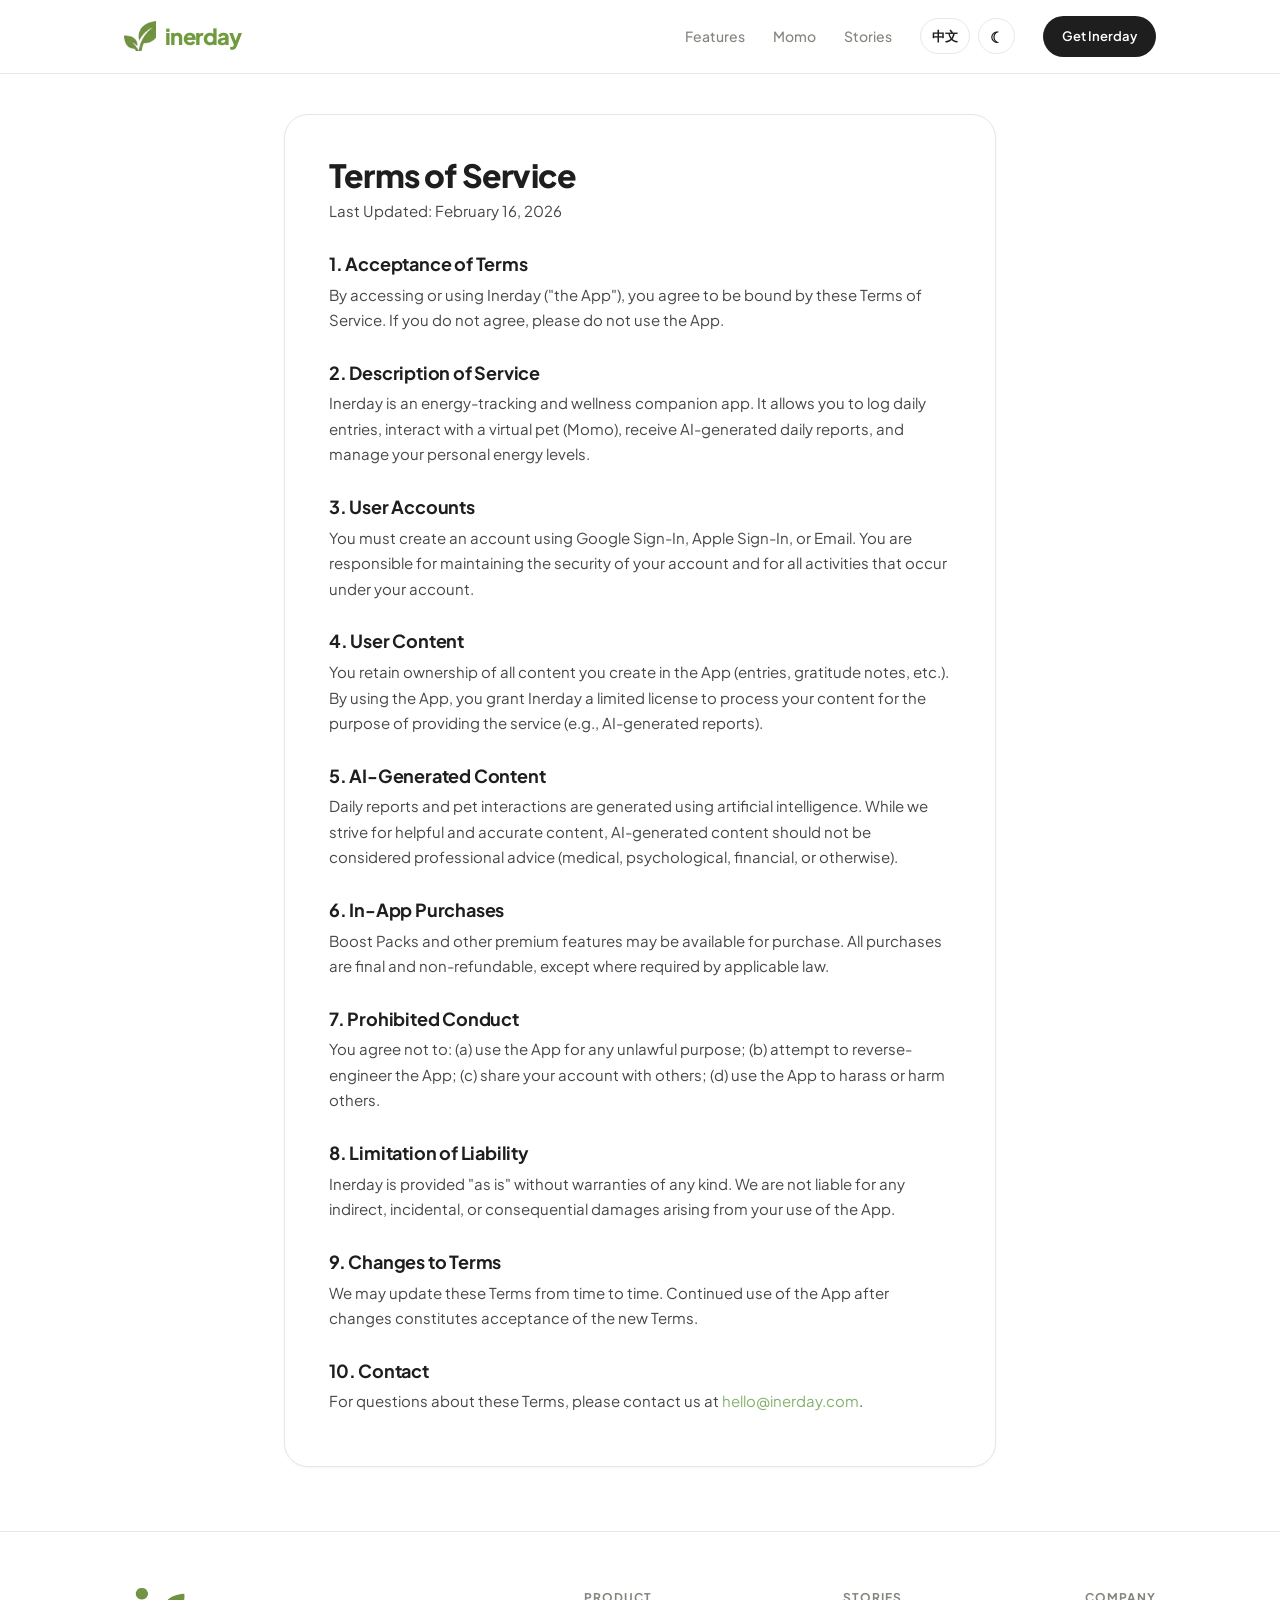
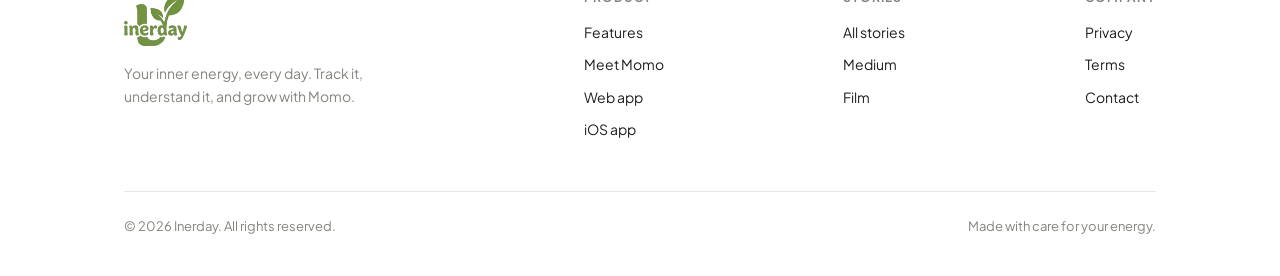
<file: terms.html>
<!DOCTYPE html>
<html lang="en" data-theme="light" data-lang="en">
<head>
  <!-- Google tag (gtag.js) -->
  <script async src="https://www.googletagmanager.com/gtag/js?id=G-6G9H1LKFPY"></script>
  <script>
    window.dataLayer = window.dataLayer || [];
    function gtag(){dataLayer.push(arguments);}
    gtag('js', new Date());

    gtag('config', 'G-6G9H1LKFPY');
  </script>
  <meta charset="UTF-8">
  <meta name="viewport" content="width=device-width, initial-scale=1.0">
  <title>Terms of Service — Inerday</title>
  <script>
    (function(){try{
      var t=localStorage.getItem('iner-theme')||'light';
      var l=localStorage.getItem('iner-lang')||'en';
      document.documentElement.setAttribute('data-theme',t);
      document.documentElement.setAttribute('data-lang',l);
    }catch(e){}})();
  </script>
  <link rel="icon" type="image/png" href="/assets/favicon.png">
  <link rel="apple-touch-icon" href="/assets/apple-touch-icon.png">
  <link rel="preconnect" href="https://fonts.googleapis.com">
  <link rel="preconnect" href="https://fonts.gstatic.com" crossorigin>
  <link href="https://fonts.googleapis.com/css2?family=Plus+Jakarta+Sans:wght@400;500;600;700;800&display=swap" rel="stylesheet">
  <link rel="stylesheet" href="/assets/site.css">
  <style>
    .legal { max-width: 760px; margin: 0 auto; padding: 0 24px; }
    .content {
      background: var(--card);
      border-radius: var(--radius);
      padding: 44px;
      margin: 40px 0 64px;
      border: 1px solid var(--border);
      box-shadow: var(--shadow);
    }
    .content h1 { font-size: 32px; font-weight: 800; letter-spacing: -0.8px; margin-bottom: 6px; color: var(--ink); }
    .updated { font-size: 13px; color: var(--ink-soft); margin-bottom: 32px; }
    .content h2 { font-size: 18px; font-weight: 700; letter-spacing: -0.2px; margin-top: 30px; margin-bottom: 8px; color: var(--ink); }
    .content p { font-size: 15px; color: var(--ink); opacity: .82; line-height: 1.7; margin-bottom: 8px; }
    .content a { color: var(--green-deep); text-decoration: none; }
    .content a:hover { text-decoration: underline; }
    @media (max-width: 600px) { .content { padding: 26px; } .content h1 { font-size: 26px; } }
  </style>
</head>
<body>
  <header class="nav">
    <div class="nav-inner">
      <a href="/" class="logo" aria-label="Inerday"><img src="/assets/logo-mark.png" alt="" class="logo-mark"><span class="logo-word">inerday</span></a> 
      <nav class="nav-links">
        <a href="/#features" class="nav-link" data-en="Features" data-zh="功能">Features</a>
        <a href="/#momo" class="nav-link" data-en="Momo" data-zh="Momo">Momo</a>
        <a href="/stories.html" class="nav-link" data-en="Stories" data-zh="故事">Stories</a>
        <span class="nav-ctrls">
          <button id="langToggle" class="icon-btn" type="button" aria-label="Switch language"><span data-lang-label>中文</span></button>
          <button id="themeToggle" class="icon-btn" type="button" aria-label="Toggle light/dark"><span data-theme-icon>☾</span></button>
        </span>
        <a href="/#download" class="btn btn-primary btn-sm" data-en="Get Inerday" data-zh="获取 Inerday">Get Inerday</a>
      </nav>
    </div>
  </header>

  <div class="legal">
    <div class="content">
      <h1>Terms of Service</h1>
      <p class="updated">Last Updated: February 16, 2026</p>

      <h2>1. Acceptance of Terms</h2>
      <p>By accessing or using Inerday ("the App"), you agree to be bound by these Terms of Service. If you do not agree, please do not use the App.</p>

      <h2>2. Description of Service</h2>
      <p>Inerday is an energy-tracking and wellness companion app. It allows you to log daily entries, interact with a virtual pet (Momo), receive AI-generated daily reports, and manage your personal energy levels.</p>

      <h2>3. User Accounts</h2>
      <p>You must create an account using Google Sign-In, Apple Sign-In, or Email. You are responsible for maintaining the security of your account and for all activities that occur under your account.</p>

      <h2>4. User Content</h2>
      <p>You retain ownership of all content you create in the App (entries, gratitude notes, etc.). By using the App, you grant Inerday a limited license to process your content for the purpose of providing the service (e.g., AI-generated reports).</p>

      <h2>5. AI-Generated Content</h2>
      <p>Daily reports and pet interactions are generated using artificial intelligence. While we strive for helpful and accurate content, AI-generated content should not be considered professional advice (medical, psychological, financial, or otherwise).</p>

      <h2>6. In-App Purchases</h2>
      <p>Boost Packs and other premium features may be available for purchase. All purchases are final and non-refundable, except where required by applicable law.</p>

      <h2>7. Prohibited Conduct</h2>
      <p>You agree not to: (a) use the App for any unlawful purpose; (b) attempt to reverse-engineer the App; (c) share your account with others; (d) use the App to harass or harm others.</p>

      <h2>8. Limitation of Liability</h2>
      <p>Inerday is provided "as is" without warranties of any kind. We are not liable for any indirect, incidental, or consequential damages arising from your use of the App.</p>

      <h2>9. Changes to Terms</h2>
      <p>We may update these Terms from time to time. Continued use of the App after changes constitutes acceptance of the new Terms.</p>

      <h2>10. Contact</h2>
      <p>For questions about these Terms, please contact us at <a href="mailto:hello@inerday.com">hello@inerday.com</a>.</p>
    </div>
  </div>

  <footer class="footer">
    <div class="container">
      <div class="footer-grid">
        <div>
          <a href="/" class="logo" aria-label="Inerday"><img src="/assets/logo.png" alt="Inerday" class="logo-img"></a>
          <p class="footer-tag">Your inner energy, every day. Track it, understand it, and grow with Momo.</p>
        </div>
        <div class="footer-col">
          <h4 data-en="Product" data-zh="产品">Product</h4>
          <a href="/#features" data-en="Features" data-zh="功能">Features</a>
          <a href="/#momo" data-en="Meet Momo" data-zh="认识 Momo">Meet Momo</a>
          <a href="https://app.inerday.com" data-en="Web app" data-zh="网页版">Web app</a>
          <a href="https://apps.apple.com/us/app/inerday/id6762293197" data-en="iOS app" data-zh="iOS 版">iOS app</a>
        </div>
        <div class="footer-col">
          <h4 data-en="Stories" data-zh="故事">Stories</h4>
          <a href="/stories.html" data-en="All stories" data-zh="全部故事">All stories</a>
          <a href="https://medium.com/@inerday" data-en="Medium" data-zh="Medium">Medium</a>
          <a href="/stories.html" data-en="Film" data-zh="影片">Film</a>
        </div>
        <div class="footer-col">
          <h4 data-en="Company" data-zh="公司">Company</h4>
          <a href="/privacy.html" data-en="Privacy" data-zh="隐私">Privacy</a>
          <a href="/terms.html" data-en="Terms" data-zh="条款">Terms</a>
          <a href="mailto:hello@inerday.com" data-en="Contact" data-zh="联系我们">Contact</a>
        </div>
      </div>
      <div class="footer-bottom">
        <span data-en="&copy; 2026 Inerday. All rights reserved." data-zh="© 2026 Inerday. 保留所有权利。">&copy; 2026 Inerday. All rights reserved.</span>
        <span data-en="Made with care for your energy." data-zh="为你的能量用心打造。">Made with care for your energy.</span>
      </div>
    </div>
  </footer>

  <script src="/assets/site.js"></script>
</body>
</html>
</file>
<file: assets/site.css>
/* ===========================================================
   Inerday — shared site styles
   Design language pulled from the app (lib/theme/app_theme.dart):
   warm cream "day" world + deep-navy Momo "night" world.
   =========================================================== */

:root {
  /* Day world */
  --bg:           #FFFFFF;
  --nav-bg:       rgba(255,255,255,0.82);
  --cream:        #F4F2EC;
  --cream-deep:   #F1EEE6;
  --card:         #FFFFFF;
  --ink:          #1E1E1E;
  --ink-soft:     #85857F;
  --border:       #E8E6E0;

  /* Forest green (primary accent) */
  --green:        #88B665;
  --green-deep:   #6B9E4A;
  --green-light:  #CBE6B0;

  /* Momo / night world */
  --navy:         #0F172A;
  --navy-deep:    #0A0E1A;
  --momo:         #E8A44A;
  --momo-glow:    #F4A968;
  --gold:         #FFE4A8;
  --ink-white:    #F5F2EA;

  /* Energy colors (from app) */
  --boost:        #7FAE8A;
  --neutral:      #AFC6DD;
  --drain:        #C97272;

  --radius:       24px;
  --radius-sm:    16px;
  --shadow:       0 1px 3px rgba(0,0,0,0.04);
  --shadow-lg:    0 18px 50px rgba(30,30,30,0.10);
  --maxw:         1080px;
}

/* ---------- Dark theme (开灯/关灯) ---------- */
[data-theme="dark"] {
  --bg:           #0A0E1A;
  --nav-bg:       rgba(10,14,26,0.82);
  --cream:        #141B2E;
  --cream-deep:   #10172A;
  --card:         #141B2E;
  --ink:          #F5F2EA;
  --ink-soft:     rgba(245,242,234,0.62);
  --border:       rgba(245,242,234,0.12);
  --green-deep:   #9BCB7A;
  --shadow:       0 1px 3px rgba(0,0,0,0.40);
  --shadow-lg:    0 18px 50px rgba(0,0,0,0.55);
}
html { transition: background .3s ease; }
body { transition: background .3s ease, color .3s ease; }

* { margin: 0; padding: 0; box-sizing: border-box; }

html { scroll-behavior: smooth; }

body {
  font-family: 'Plus Jakarta Sans', -apple-system, BlinkMacSystemFont, 'Segoe UI', sans-serif;
  background: var(--bg);
  color: var(--ink);
  line-height: 1.6;
  -webkit-font-smoothing: antialiased;
  text-rendering: optimizeLegibility;
}

.container { max-width: var(--maxw); margin: 0 auto; padding: 0 24px; }
.narrow    { max-width: 760px; margin: 0 auto; padding: 0 24px; }

a { color: inherit; }

/* ---------- Nav ---------- */
.nav {
  position: sticky; top: 0; z-index: 50;
  background: var(--nav-bg);
  backdrop-filter: saturate(180%) blur(14px);
  border-bottom: 1px solid var(--border);
}
.nav-inner {
  max-width: var(--maxw); margin: 0 auto; padding: 16px 24px;
  display: flex; align-items: center; justify-content: space-between;
}
.logo {
  text-decoration: none; color: var(--ink);
  display: inline-flex; align-items: center; gap: 9px;
}
/* nav: horizontal lockup = sprout icon + wordmark in site font */
.logo-mark { height: 30px; width: auto; display: block; }
.logo-word { font-size: 22px; font-weight: 800; letter-spacing: -0.6px; color: #6F9A3E; line-height: 1; }
/* footer: the full original art logo */
.logo-img { height: 58px; width: auto; display: block; }
@media (max-width: 640px) {
  .logo-mark { height: 26px; } .logo-word { font-size: 19px; }
  .logo-img { height: 48px; }
}
.nav-links { display: flex; align-items: center; gap: 28px; }
.nav-links a.nav-link {
  font-size: 14px; font-weight: 500; color: var(--ink-soft);
  text-decoration: none; transition: color .2s;
}
.nav-links a.nav-link:hover { color: var(--ink); }

/* ---------- Nav controls (lang + theme) ---------- */
.nav-ctrls { display: flex; align-items: center; gap: 8px; }
.icon-btn {
  display: inline-flex; align-items: center; justify-content: center;
  min-width: 36px; height: 36px; padding: 0 11px;
  border: 1.5px solid var(--border); border-radius: 999px;
  background: transparent; color: var(--ink); cursor: pointer;
  font: inherit; font-size: 13px; font-weight: 600; line-height: 1;
  transition: border-color .2s, color .2s, background .2s;
}
.icon-btn:hover { border-color: var(--ink); }
.icon-btn [data-theme-icon] { font-size: 15px; }

/* ---------- Buttons ---------- */
.btn {
  display: inline-flex; align-items: center; gap: 8px;
  padding: 13px 26px; border-radius: 999px;
  font-size: 15px; font-weight: 600; text-decoration: none;
  transition: transform .2s, box-shadow .2s, background .2s, color .2s;
  border: 1.5px solid transparent; cursor: pointer; white-space: nowrap;
}
.btn-primary { background: var(--ink); color: var(--bg); }
.btn-primary:hover { transform: translateY(-2px); box-shadow: 0 10px 28px rgba(0,0,0,0.18); }
.btn-ghost { background: transparent; color: var(--ink); border-color: var(--border); }
.btn-ghost:hover { border-color: var(--ink); }
.btn-green { background: var(--green); color: #fff; }
.btn-green:hover { transform: translateY(-2px); box-shadow: 0 10px 28px rgba(136,182,101,0.35); }
.btn-sm { padding: 9px 18px; font-size: 13px; }

/* ---------- Typography ---------- */
.eyebrow {
  display: inline-block; font-size: 13px; font-weight: 700;
  letter-spacing: 1.5px; text-transform: uppercase; color: var(--green-deep);
  margin-bottom: 16px;
}
h1 {
  font-size: clamp(40px, 7vw, 72px); font-weight: 800;
  line-height: 1.05; letter-spacing: -2px;
}
h1 .accent  { color: var(--green); }
h1 .accent-o { color: var(--momo); }
h2 {
  font-size: clamp(30px, 4.5vw, 46px); font-weight: 800;
  line-height: 1.1; letter-spacing: -1.2px;
}
h2 .accent { color: var(--green); }
h2 .accent-o { color: var(--momo); }
.lead {
  font-size: clamp(17px, 2vw, 20px); color: var(--ink-soft);
  line-height: 1.6; font-weight: 400;
}

/* ---------- Sections ---------- */
section { position: relative; }
.section-pad { padding: 96px 0; }
.center { text-align: center; }

/* ---------- Footer ---------- */
.footer {
  border-top: 1px solid var(--border); padding: 56px 0 40px;
  background: var(--bg);
}
.footer-grid {
  display: flex; justify-content: space-between; flex-wrap: wrap; gap: 32px;
  margin-bottom: 40px;
}
.footer .logo { font-size: 24px; }
.footer-tag { color: var(--ink-soft); font-size: 14px; margin-top: 10px; max-width: 280px; }
.footer-col h4 {
  font-size: 12px; font-weight: 700; letter-spacing: 1px; text-transform: uppercase;
  color: var(--ink-soft); margin-bottom: 14px;
}
.footer-col a {
  display: block; font-size: 14px; color: var(--ink); text-decoration: none;
  margin-bottom: 10px; transition: color .2s;
}
.footer-col a:hover { color: var(--green); }
.footer-bottom {
  border-top: 1px solid var(--border); padding-top: 24px;
  font-size: 13px; color: var(--ink-soft);
  display: flex; justify-content: space-between; flex-wrap: wrap; gap: 12px;
}

@media (max-width: 640px) {
  .section-pad { padding: 64px 0; }
  .nav-links { gap: 16px; }
  .nav-links a.nav-link { display: none; }
  .nav-links a.nav-link.always { display: inline; }
}
</file>
